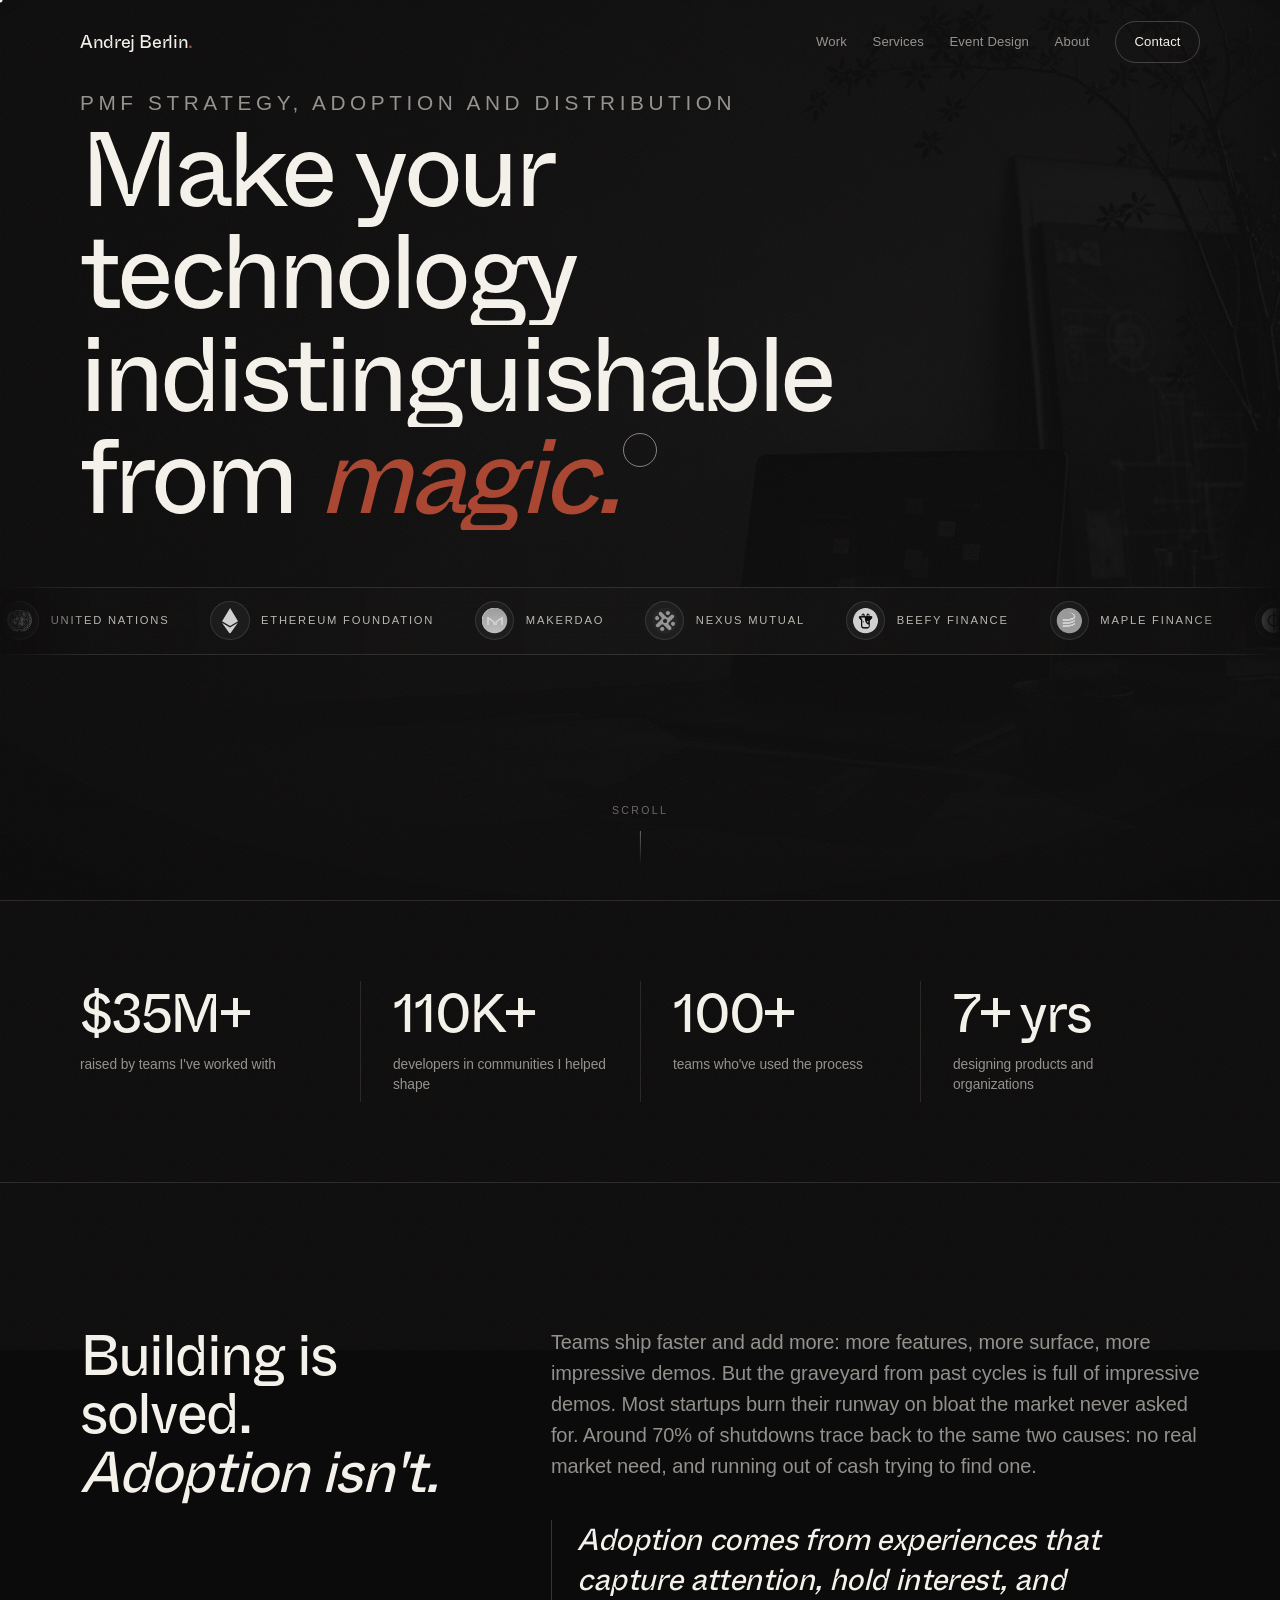
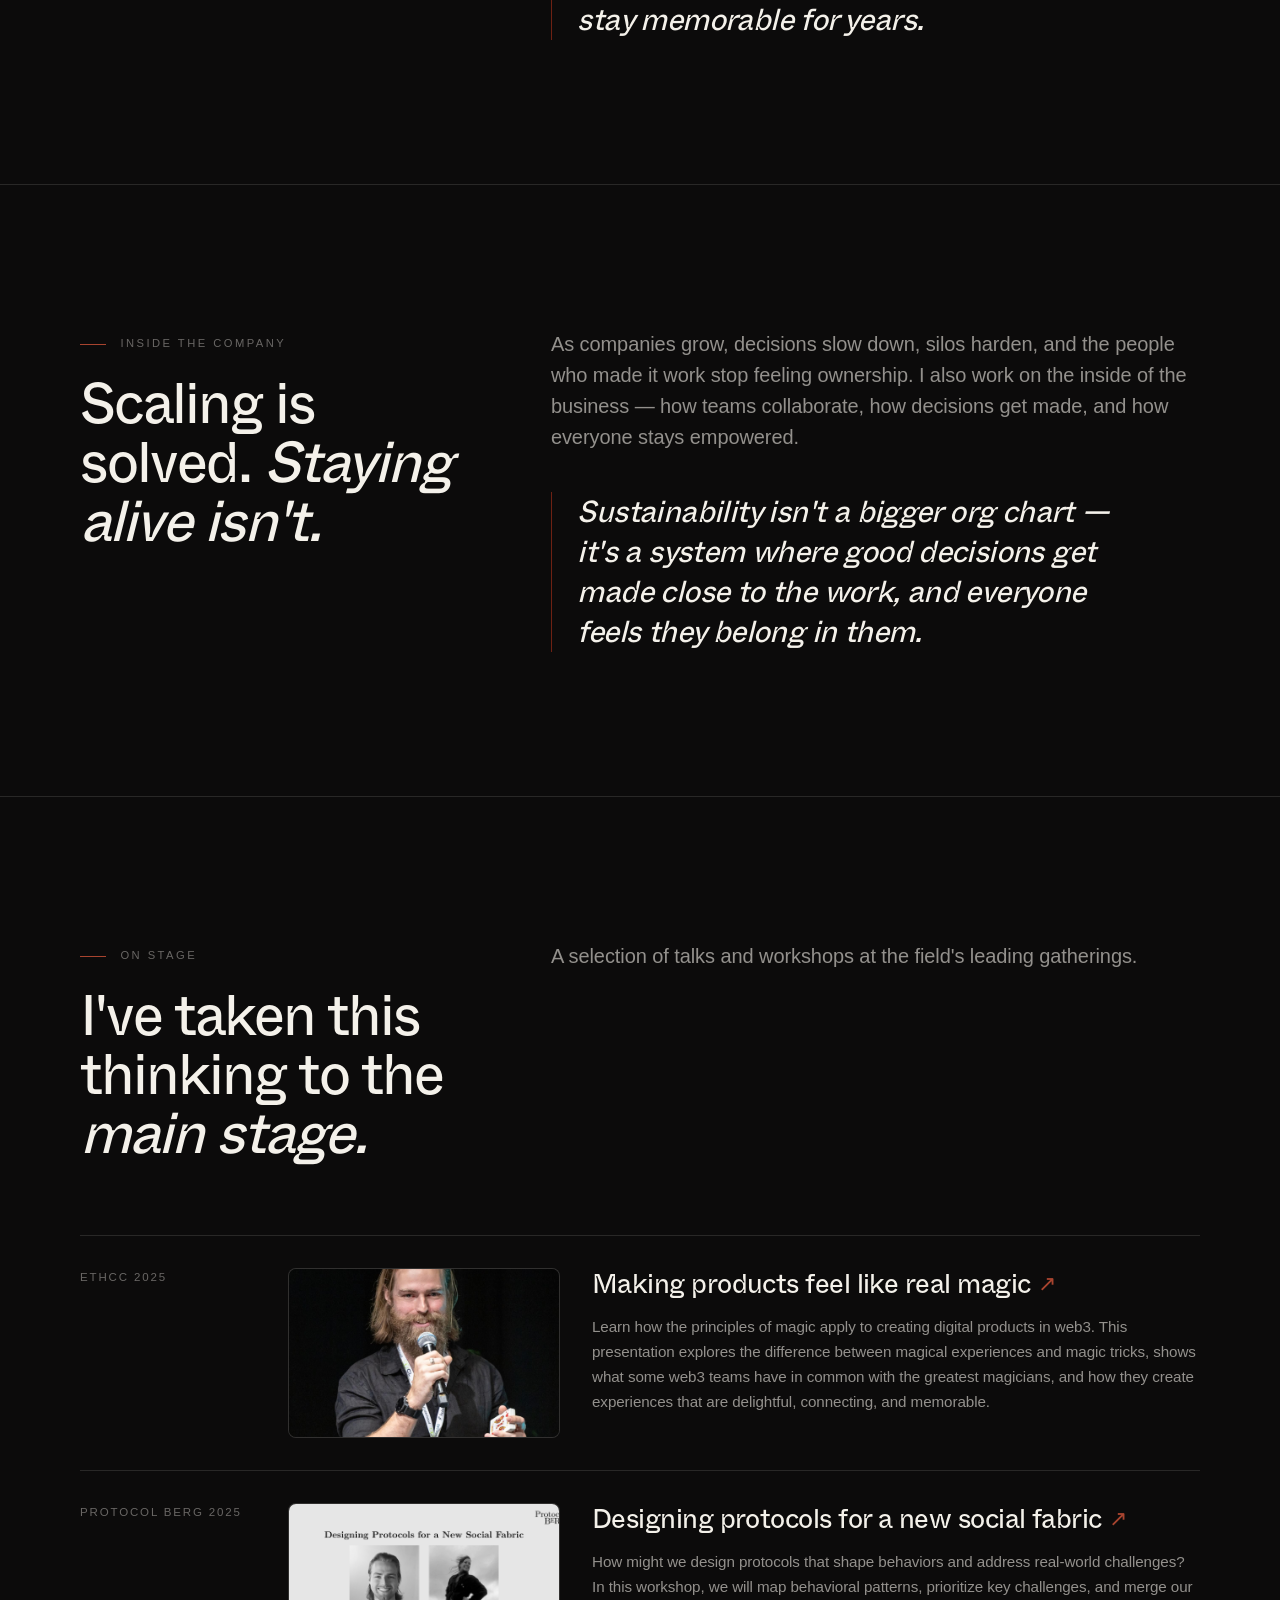
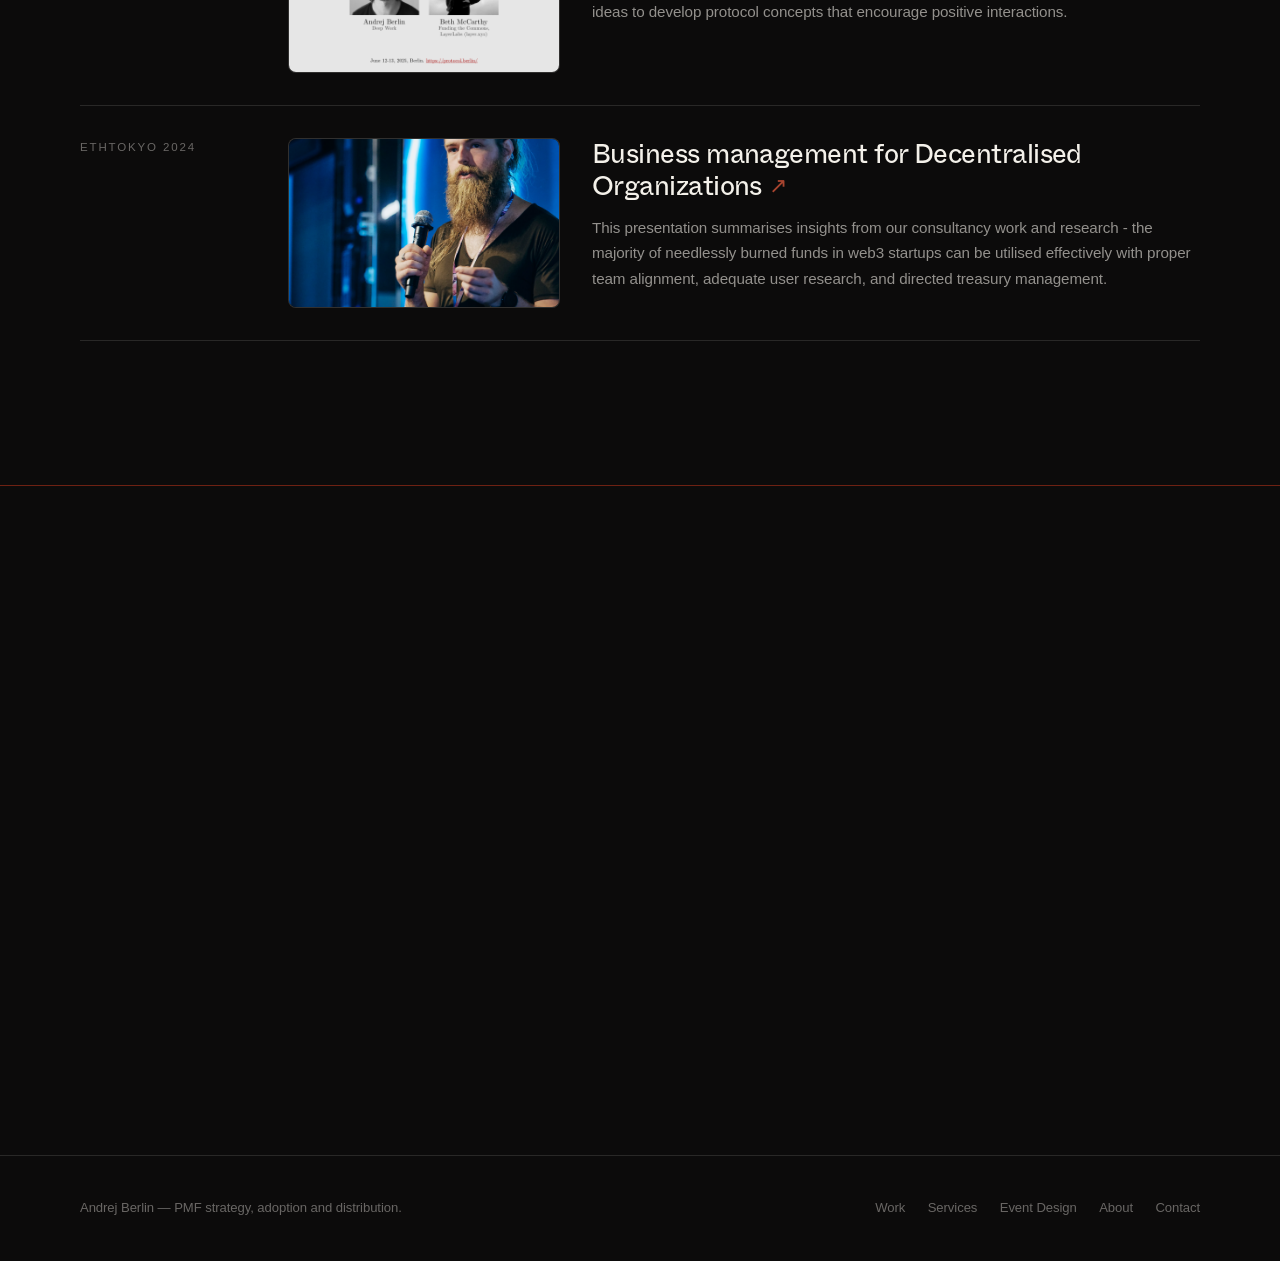
<file: index.html>
<!DOCTYPE html>
<html lang="en">
<head>
  <meta charset="UTF-8">
  <meta name="viewport" content="width=device-width, initial-scale=1.0">
  <meta name="description" content="Andrej Berlin — PMF strategy, adoption and distribution for Web3 and AI teams">
  <title>Andrej Berlin — PMF strategy, adoption and distribution</title>
  <link rel="preload" as="image" href="assets/hero-experience-lab.png">
  <link rel="stylesheet" href="styles.css?v=20260617-operations">
</head>
<body id="top">
  <div class="grain" aria-hidden="true"></div>
  <div class="vignette" aria-hidden="true"></div>
  <div class="cursor-ring" aria-hidden="true"></div>
  <div class="cursor-dot" aria-hidden="true"></div>

  <nav class="site-nav" aria-label="Primary navigation">
    <div class="wrap nav-inner">
      <a class="brand" href="index.html">Andrej Berlin<span>.</span></a>
      <div class="nav-links">
        <a href="work.html">Work</a>
        <a href="services.html">Services</a>
        <a href="event-design.html">Event Design</a>
        <a href="about.html">About</a>
        <a class="nav-cta" href="#contact">Contact</a>
        <button class="nav-toggle" type="button" aria-label="Open menu" aria-expanded="false" aria-controls="mobile-menu">
          <span></span>
          <span></span>
          <span></span>
        </button>
      </div>
      <div class="mobile-menu" id="mobile-menu">
        <a href="work.html">Work</a>
        <a href="services.html">Services</a>
        <a href="event-design.html">Event Design</a>
        <a href="about.html">About</a>
      </div>
    </div>
  </nav>

  <main>
    <header class="hero">
      <div class="hero-bg" aria-hidden="true"></div>
      <div class="wrap">
        <div class="hero-content">
          <p class="eyebrow">PMF strategy, adoption and distribution</p>
          <h1>
            <span class="line"><span>Make your technology</span></span>
            <span class="line"><span>indistinguishable</span></span>
            <span class="line"><span>from <span class="accent-blood">magic.</span></span></span>
          </h1>
          <div class="brand-marquee" aria-label="Selected organizations and products">
        <div class="brand-track">
          <div class="brand-set">
            <div class="brand-item">
              <img src="assets/brand-logos/united-nations.svg" alt="United Nations">
              <span>United Nations</span>
            </div>
            <div class="brand-item">
              <img src="assets/brand-logos/ethereum.svg" alt="Ethereum Foundation">
              <span>Ethereum Foundation</span>
            </div>
            <div class="brand-item">
              <img src="assets/brand-logos/makerdao.webp" alt="MakerDAO">
              <span>MakerDAO</span>
            </div>
            <div class="brand-item">
              <img src="assets/brand-logos/nexus-mutual.png" alt="Nexus Mutual">
              <span>Nexus Mutual</span>
            </div>
            <div class="brand-item">
              <img src="assets/brand-logos/beefy-finance.png" alt="Beefy Finance">
              <span>Beefy Finance</span>
            </div>
            <div class="brand-item">
              <img src="assets/brand-logos/maple-finance.png" alt="Maple Finance">
              <span>Maple Finance</span>
            </div>
            <div class="brand-item">
              <img src="assets/brand-logos/fluence.svg" alt="Fluence">
              <span>Fluence</span>
            </div>
            <div class="brand-item">
              <img src="assets/brand-logos/liquity.webp" alt="Liquity">
              <span>Liquity</span>
            </div>
            <div class="brand-item">
              <img src="assets/brand-logos/obol.jpg" alt="Obol">
              <span>Obol</span>
            </div>
            <div class="brand-item">
              <img src="assets/brand-logos/alphaday.svg" alt="Alphaday">
              <span>Alphaday</span>
            </div>
          </div>
          <div class="brand-set" aria-hidden="true">
            <div class="brand-item">
              <img src="assets/brand-logos/united-nations.svg" alt="">
              <span>United Nations</span>
            </div>
            <div class="brand-item">
              <img src="assets/brand-logos/ethereum.svg" alt="">
              <span>Ethereum Foundation</span>
            </div>
            <div class="brand-item">
              <img src="assets/brand-logos/makerdao.webp" alt="">
              <span>MakerDAO</span>
            </div>
            <div class="brand-item">
              <img src="assets/brand-logos/nexus-mutual.png" alt="">
              <span>Nexus Mutual</span>
            </div>
            <div class="brand-item">
              <img src="assets/brand-logos/beefy-finance.png" alt="">
              <span>Beefy Finance</span>
            </div>
            <div class="brand-item">
              <img src="assets/brand-logos/maple-finance.png" alt="">
              <span>Maple Finance</span>
            </div>
            <div class="brand-item">
              <img src="assets/brand-logos/fluence.svg" alt="">
              <span>Fluence</span>
            </div>
            <div class="brand-item">
              <img src="assets/brand-logos/liquity.webp" alt="">
              <span>Liquity</span>
            </div>
            <div class="brand-item">
              <img src="assets/brand-logos/obol.jpg" alt="">
              <span>Obol</span>
            </div>
            <div class="brand-item">
              <img src="assets/brand-logos/alphaday.svg" alt="">
              <span>Alphaday</span>
            </div>
          </div>
          </div>
        </div>
        </div>
      </div>
      <span class="scroll-cue" aria-hidden="true">Scroll</span>
    </header>

    <section class="metrics hairline" aria-label="Impact metrics">
      <div class="wrap metric-grid">
        <div class="metric reveal">
          <strong data-count="35" data-prefix="$" data-suffix="M+">$35M+</strong>
          <span>raised by teams I've worked with</span>
        </div>
        <div class="metric reveal">
          <strong data-count="110" data-suffix="K+">110K+</strong>
          <span>developers in communities I helped shape</span>
        </div>
        <div class="metric reveal">
          <strong data-count="100" data-suffix="+">100+</strong>
          <span>teams who've used the process</span>
        </div>
        <div class="metric reveal">
          <strong data-count="7" data-suffix="+ yrs">7+ yrs</strong>
          <span>designing products and organizations</span>
        </div>
      </div>
    </section>

    <section class="section hairline" id="approach">
      <div class="wrap">
        <div class="section-grid">
          <div>
            <h2 class="reveal">Building is solved. <span class="accent">Adoption isn't.</span></h2>
          </div>
          <div>
            <p class="lead reveal">Teams ship <span class="swap" data-words="faster,quicker,sooner">faster</span> and add more: more <span class="swap" data-words="features,capabilities,functions">features</span>, more <span class="swap" data-words="surface,scope,footprint">surface</span>, more <span class="swap" data-words="impressive,striking,dazzling">impressive</span> demos. But the graveyard from past cycles is full of impressive demos. Most startups burn their runway on <span class="swap" data-words="bloat,clutter,excess">bloat</span> the market never asked for. Around 70% of shutdowns trace back to the same two causes: no real market need, and running out of cash trying to find one.</p>
            <p class="pull reveal">Adoption comes from experiences that capture attention, hold interest, and stay memorable for years.</p>
          </div>
        </div>
      </div>
    </section>

    <section class="section hairline" id="operations">
      <div class="wrap">
        <div class="section-grid">
          <div>
            <p class="section-kicker">Inside the company</p>
            <h2 class="reveal">Scaling is solved. <span class="accent">Staying alive isn't.</span></h2>
          </div>
          <div>
            <p class="lead reveal">As companies grow, decisions slow down, silos harden, and the people who made it work stop feeling ownership. I also work on the inside of the business — how teams collaborate, how decisions get made, and how everyone stays empowered.</p>
            <p class="pull reveal">Sustainability isn't a bigger org chart — it's a system where good decisions get made close to the work, and everyone feels they belong in them.</p>
          </div>
        </div>
      </div>
    </section>

    <section class="section hairline" aria-labelledby="talks-title">
      <div class="wrap">
        <div class="section-grid">
          <div>
            <p class="section-kicker">On stage</p>
            <h2 id="talks-title" class="reveal">I've taken this thinking to the <span class="accent">main stage.</span></h2>
          </div>
          <p class="lead reveal">A selection of talks and workshops at the field's leading gatherings.</p>
        </div>

        <div class="talk-list">
          <article class="talk reveal">
            <time>EthCC 2025</time>
            <a class="talk-media" href="https://www.youtube.com/watch?v=Gu99YvRV0II" target="_blank" rel="noopener" aria-label="Watch Making products feel like real magic">
              <img src="assets/talk-ethcc-2025.jpg" alt="Andrej presenting Making products feel like real magic at EthCC 2025">
            </a>
            <div>
              <h3><a href="https://www.youtube.com/watch?v=Gu99YvRV0II" target="_blank" rel="noopener">Making products feel like real magic</a></h3>
              <p>Learn how the principles of magic apply to creating digital products in web3. This presentation explores the difference between magical experiences and magic tricks, shows what some web3 teams have in common with the greatest magicians, and how they create experiences that are delightful, connecting, and memorable.</p>
            </div>
          </article>
          <article class="talk reveal">
            <time>Protocol Berg 2025</time>
            <a class="talk-media" href="https://watch.protocol.berlin/65a90bf47932ebe436ba9351/watch?session=68553c8c90bd41297b51b192" target="_blank" rel="noopener" aria-label="Watch Designing protocols for a new social fabric">
              <img src="assets/talk-protocol-berg-2025.png" alt="Designing protocols for a new social fabric talk thumbnail from Protocol Berg 2025">
            </a>
            <div>
              <h3><a href="https://watch.protocol.berlin/65a90bf47932ebe436ba9351/watch?session=68553c8c90bd41297b51b192" target="_blank" rel="noopener">Designing protocols for a new social fabric</a></h3>
              <p>How might we design protocols that shape behaviors and address real-world challenges? In this workshop, we will map behavioral patterns, prioritize key challenges, and merge our ideas to develop protocol concepts that encourage positive interactions.</p>
            </div>
          </article>
          <article class="talk reveal">
            <time>EthTokyo 2024</time>
            <a class="talk-media" href="https://www.youtube.com/watch?v=x1wWQ54p4y8&amp;t=14s" target="_blank" rel="noopener" aria-label="Watch Business management for Decentralised Organizations">
              <img src="assets/talk-ethtokyo-2024.png" alt="Business management for Decentralised Organizations talk image from EthTokyo 2024">
            </a>
            <div>
              <h3><a href="https://www.youtube.com/watch?v=x1wWQ54p4y8&amp;t=14s" target="_blank" rel="noopener">Business management for Decentralised Organizations</a></h3>
              <p>This presentation summarises insights from our consultancy work and research - the majority of needlessly burned funds in web3 startups can be utilised effectively with proper team alignment, adequate user research, and directed treasury management.</p>
            </div>
          </article>
        </div>
      </div>
    </section>

    <section class="section final hairline-blood" id="contact">
      <div class="wrap">
        <h2 class="reveal">Let's <span class="accent-blood">talk.</span></h2>
        <p class="reveal">Whether you're a funded team turning strong technology into adoption, or an established business that wants to stay sustainable as it scales — I'd love to hear from you.</p>
        <a class="button reveal" href="https://t.me/andrejberlin" target="_blank" rel="noopener">Start a conversation</a>
      </div>
    </section>
  </main>

  <footer class="site-footer">
    <div class="wrap footer-inner">
      <span>Andrej Berlin — PMF strategy, adoption and distribution.</span>
      <nav class="footer-links" aria-label="Footer">
        <a href="work.html">Work</a>
        <a href="services.html">Services</a>
        <a href="event-design.html">Event Design</a>
        <a href="about.html">About</a>
        <a href="#contact">Contact</a>
      </nav>
    </div>
  </footer>

  <script src="script.js?v=20260611-layout"></script>
</body>
</html>
</file>
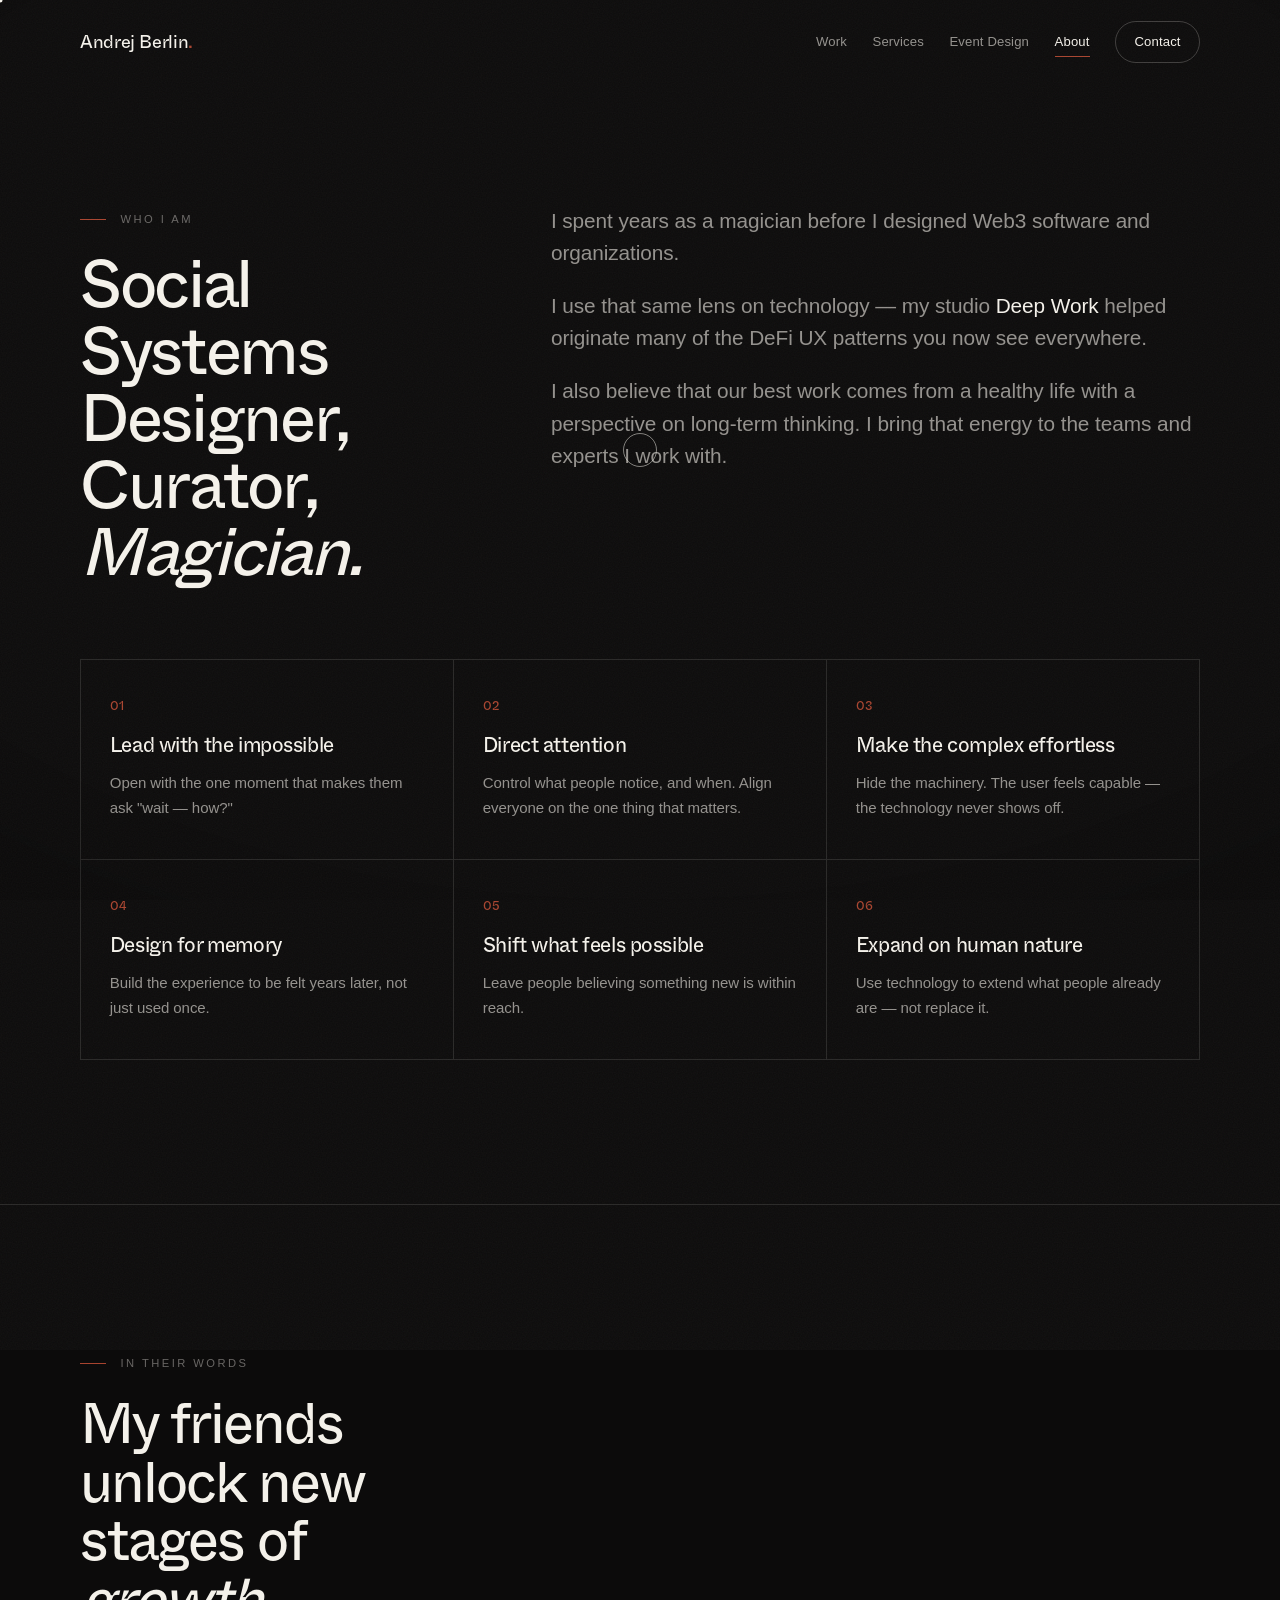
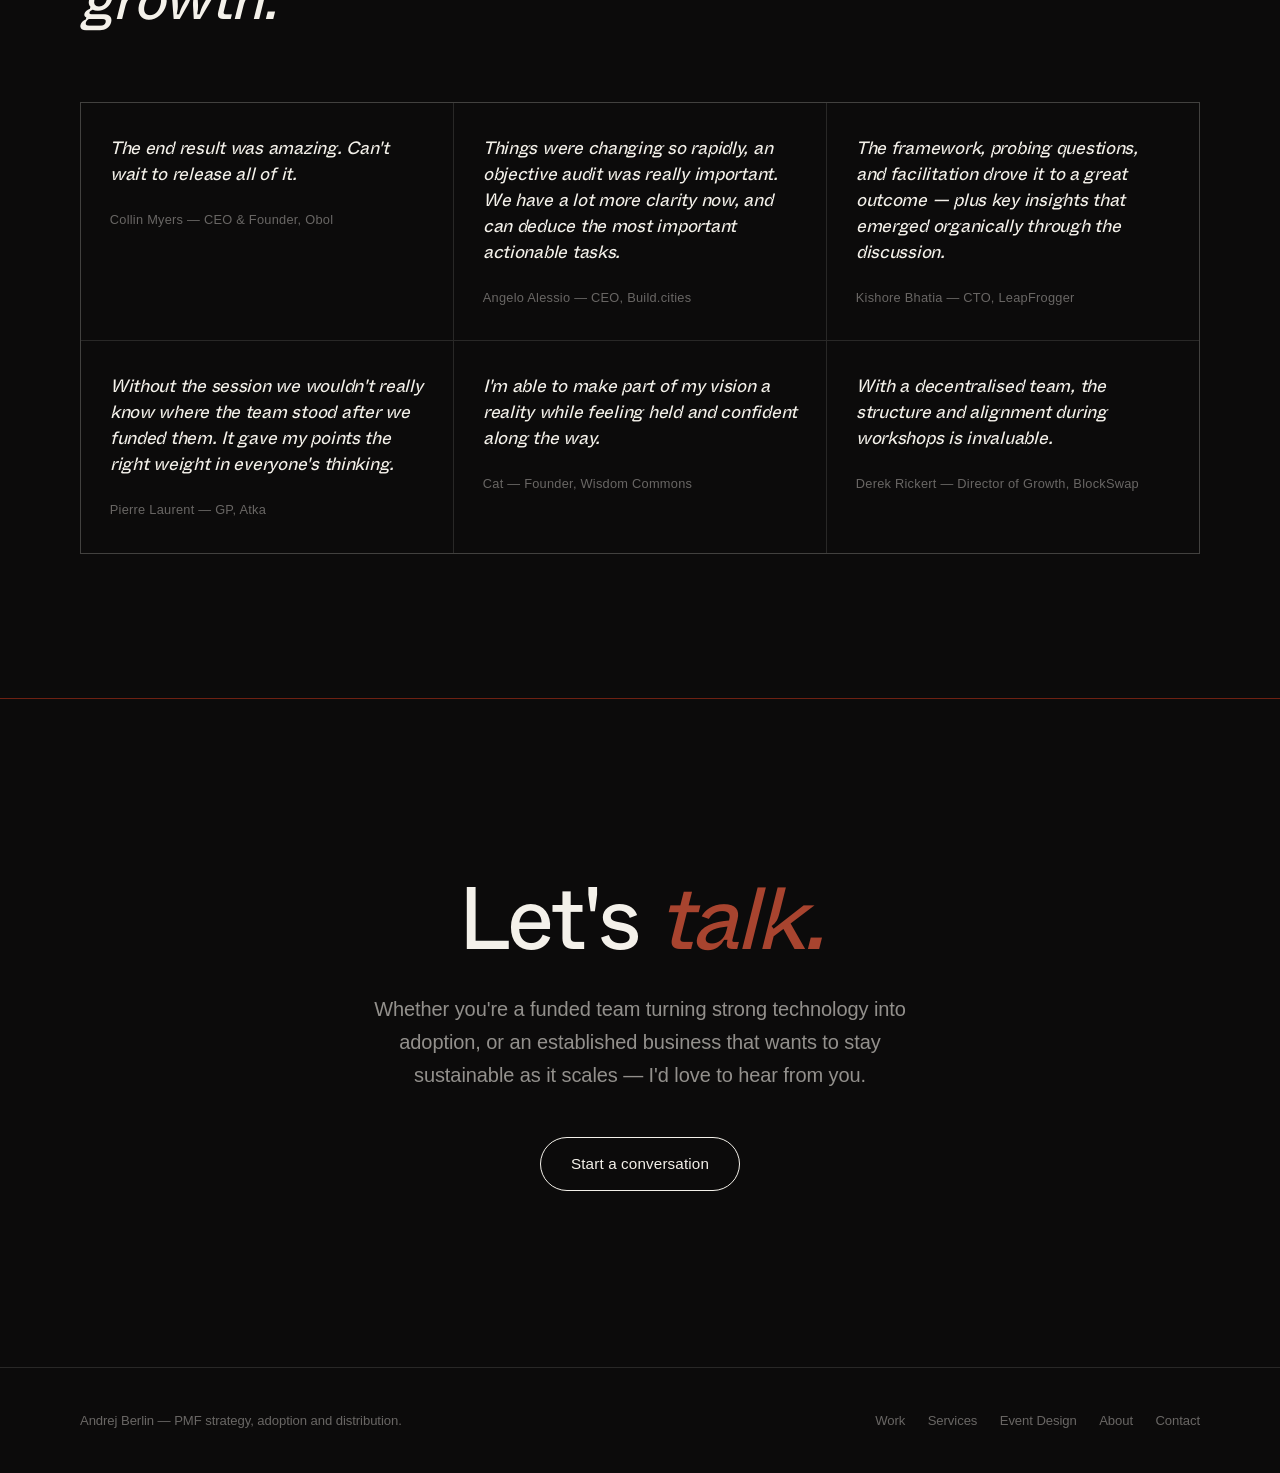
<file: about.html>
<!DOCTYPE html>
<html lang="en">
<head>
  <meta charset="UTF-8">
  <meta name="viewport" content="width=device-width, initial-scale=1.0">
  <meta name="description" content="About Andrej Berlin — social systems strategist and experience designer, and the principles behind the work.">
  <title>About — Andrej Berlin</title>
  <link rel="stylesheet" href="styles.css?v=20260617-operations">
</head>
<body>
  <div class="grain" aria-hidden="true"></div>
  <div class="vignette" aria-hidden="true"></div>
  <div class="cursor-ring" aria-hidden="true"></div>
  <div class="cursor-dot" aria-hidden="true"></div>

  <nav class="site-nav" aria-label="Primary navigation">
    <div class="wrap nav-inner">
      <a class="brand" href="index.html">Andrej Berlin<span>.</span></a>
      <div class="nav-links">
        <a href="work.html">Work</a>
        <a href="services.html">Services</a>
        <a href="event-design.html">Event Design</a>
        <a href="about.html" aria-current="page">About</a>
        <a class="nav-cta" href="index.html#contact">Contact</a>
        <button class="nav-toggle" type="button" aria-label="Open menu" aria-expanded="false" aria-controls="mobile-menu">
          <span></span>
          <span></span>
          <span></span>
        </button>
      </div>
      <div class="mobile-menu" id="mobile-menu">
        <a href="work.html">Work</a>
        <a href="services.html">Services</a>
        <a href="event-design.html">Event Design</a>
        <a href="about.html" aria-current="page">About</a>
      </div>
    </div>
  </nav>

  <main>
    <section class="section page-top">
      <div class="wrap">
        <div class="section-grid">
          <div>
            <p class="section-kicker">Who I am</p>
            <h1 class="page-title reveal">Social Systems Designer, Curator, <span class="accent">Magician.</span></h1>
          </div>
          <div class="about-copy">
            <p class="reveal">I spent years as a magician before I designed Web3 software and organizations.</p>
            <p class="reveal">I use that same lens on technology — my studio <b>Deep Work</b> helped originate many of the DeFi UX patterns you now see everywhere.</p>
            <p class="reveal">I also believe that our best work comes from a healthy life with a perspective on long-term thinking. I bring that energy to the teams and experts I work with.</p>
          </div>
        </div>

        <div class="principles stagger" aria-label="Experience design principles">
          <article class="principle reveal">
            <span class="item-number">01</span>
            <h3>Lead with the impossible</h3>
            <p>Open with the one moment that makes them ask "wait — how?"</p>
          </article>
          <article class="principle reveal">
            <span class="item-number">02</span>
            <h3>Direct attention</h3>
            <p>Control what people notice, and when. Align everyone on the one thing that matters.</p>
          </article>
          <article class="principle reveal">
            <span class="item-number">03</span>
            <h3>Make the complex effortless</h3>
            <p>Hide the machinery. The user feels capable — the technology never shows off.</p>
          </article>
          <article class="principle reveal">
            <span class="item-number">04</span>
            <h3>Design for memory</h3>
            <p>Build the experience to be felt years later, not just used once.</p>
          </article>
          <article class="principle reveal">
            <span class="item-number">05</span>
            <h3>Shift what feels possible</h3>
            <p>Leave people believing something new is within reach.</p>
          </article>
          <article class="principle reveal">
            <span class="item-number">06</span>
            <h3>Expand on human nature</h3>
            <p>Use technology to extend what people already are — not replace it.</p>
          </article>
        </div>
      </div>
    </section>

    <section class="section hairline" aria-labelledby="testimonials-title">
      <div class="wrap">
        <div class="section-grid">
          <div>
            <p class="section-kicker">In their words</p>
            <h2 id="testimonials-title" class="reveal">My friends unlock new stages of <span class="accent">growth.</span></h2>
          </div>
        </div>

        <div class="quote-grid stagger">
          <blockquote class="quote reveal">
            <p>The end result was amazing. Can't wait to release all of it.</p>
            <cite>Collin Myers — CEO &amp; Founder, Obol</cite>
          </blockquote>
          <blockquote class="quote reveal">
            <p>Things were changing so rapidly, an objective audit was really important. We have a lot more clarity now, and can deduce the most important actionable tasks.</p>
            <cite>Angelo Alessio — CEO, Build.cities</cite>
          </blockquote>
          <blockquote class="quote reveal">
            <p>The framework, probing questions, and facilitation drove it to a great outcome — plus key insights that emerged organically through the discussion.</p>
            <cite>Kishore Bhatia — CTO, LeapFrogger</cite>
          </blockquote>
          <blockquote class="quote reveal">
            <p>Without the session we wouldn't really know where the team stood after we funded them. It gave my points the right weight in everyone's thinking.</p>
            <cite>Pierre Laurent — GP, Atka</cite>
          </blockquote>
          <blockquote class="quote reveal">
            <p>I'm able to make part of my vision a reality while feeling held and confident along the way.</p>
            <cite>Cat — Founder, Wisdom Commons</cite>
          </blockquote>
          <blockquote class="quote reveal">
            <p>With a decentralised team, the structure and alignment during workshops is invaluable.</p>
            <cite>Derek Rickert — Director of Growth, BlockSwap</cite>
          </blockquote>
        </div>
      </div>
    </section>

    <section class="section final hairline-blood">
      <div class="wrap">
        <h2 class="reveal">Let's <span class="accent-blood">talk.</span></h2>
        <p class="reveal">Whether you're a funded team turning strong technology into adoption, or an established business that wants to stay sustainable as it scales — I'd love to hear from you.</p>
        <a class="button reveal" href="https://t.me/andrejberlin" target="_blank" rel="noopener">Start a conversation</a>
      </div>
    </section>
  </main>

  <footer class="site-footer">
    <div class="wrap footer-inner">
      <span>Andrej Berlin — PMF strategy, adoption and distribution.</span>
      <nav class="footer-links" aria-label="Footer">
        <a href="work.html">Work</a>
        <a href="services.html">Services</a>
        <a href="event-design.html">Event Design</a>
        <a href="about.html">About</a>
        <a href="index.html#contact">Contact</a>
      </nav>
    </div>
  </footer>

  <script src="script.js?v=20260611-layout"></script>
</body>
</html>
</file>
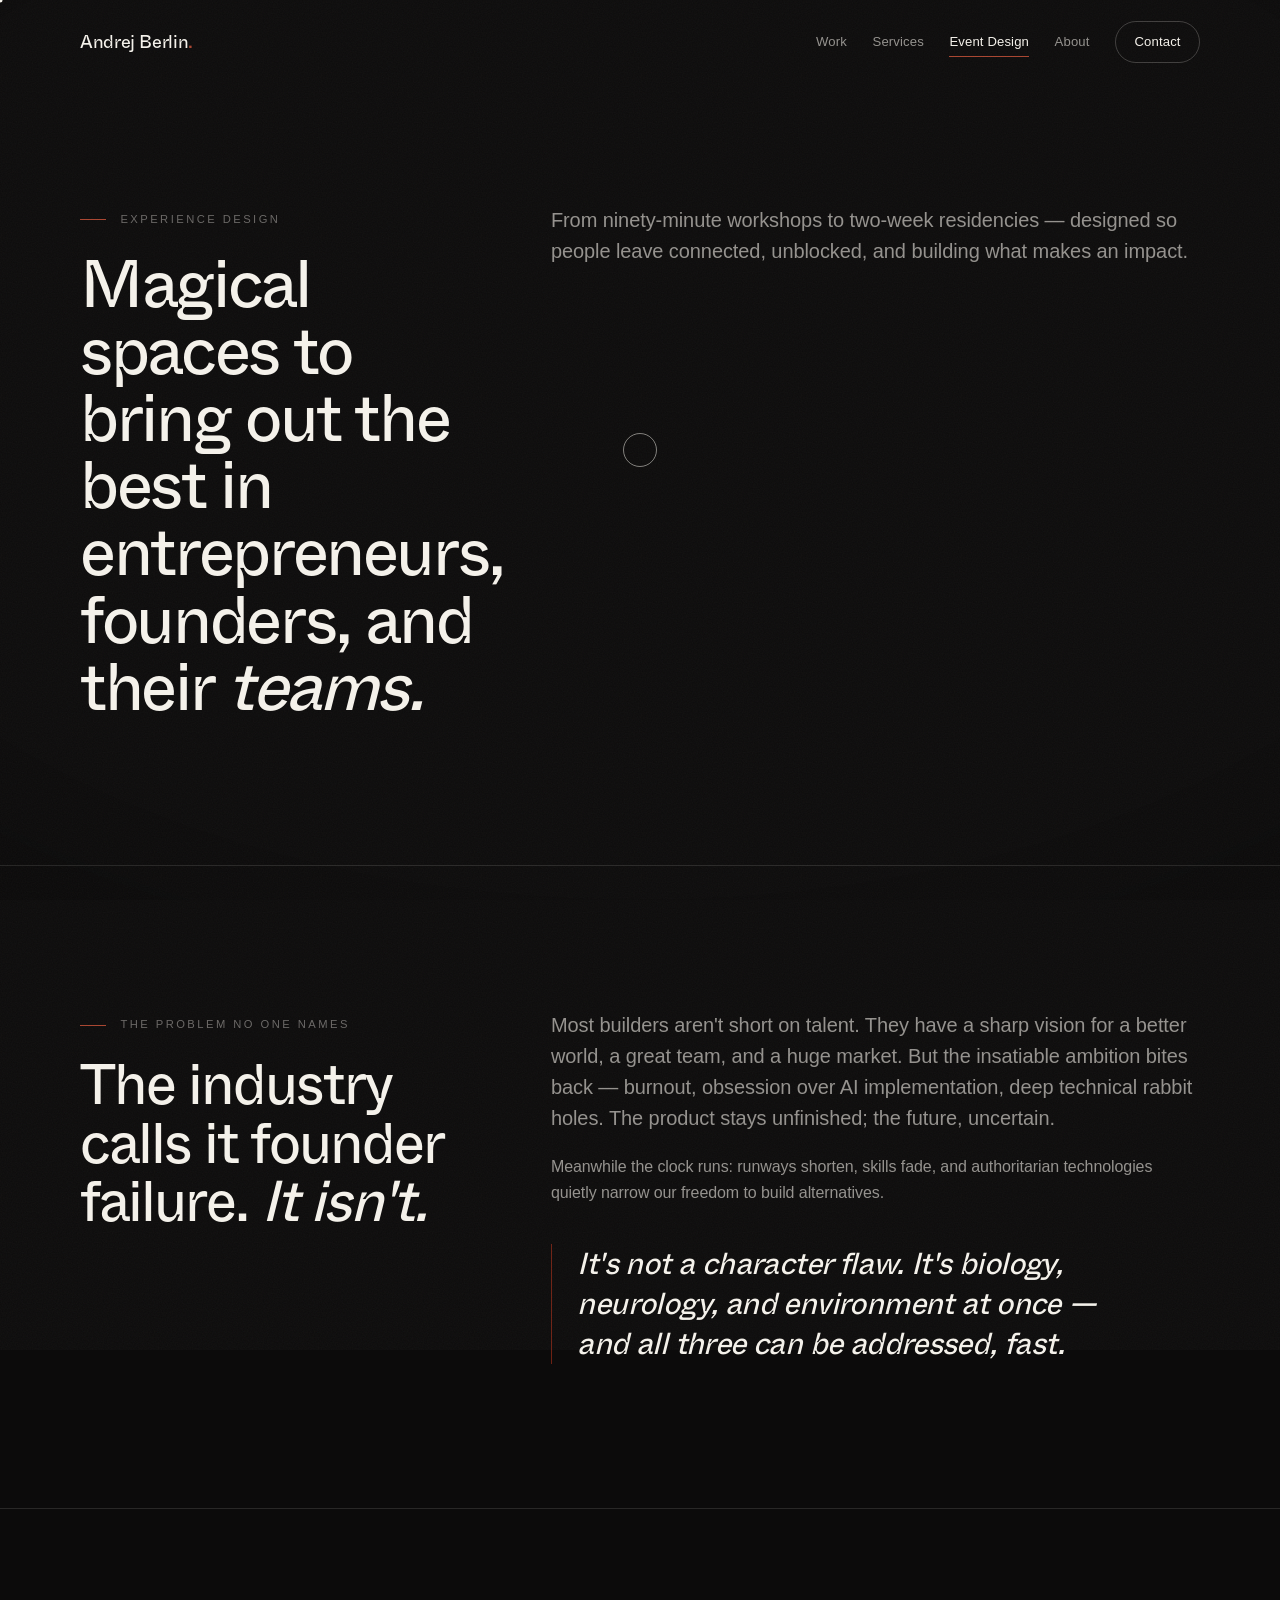
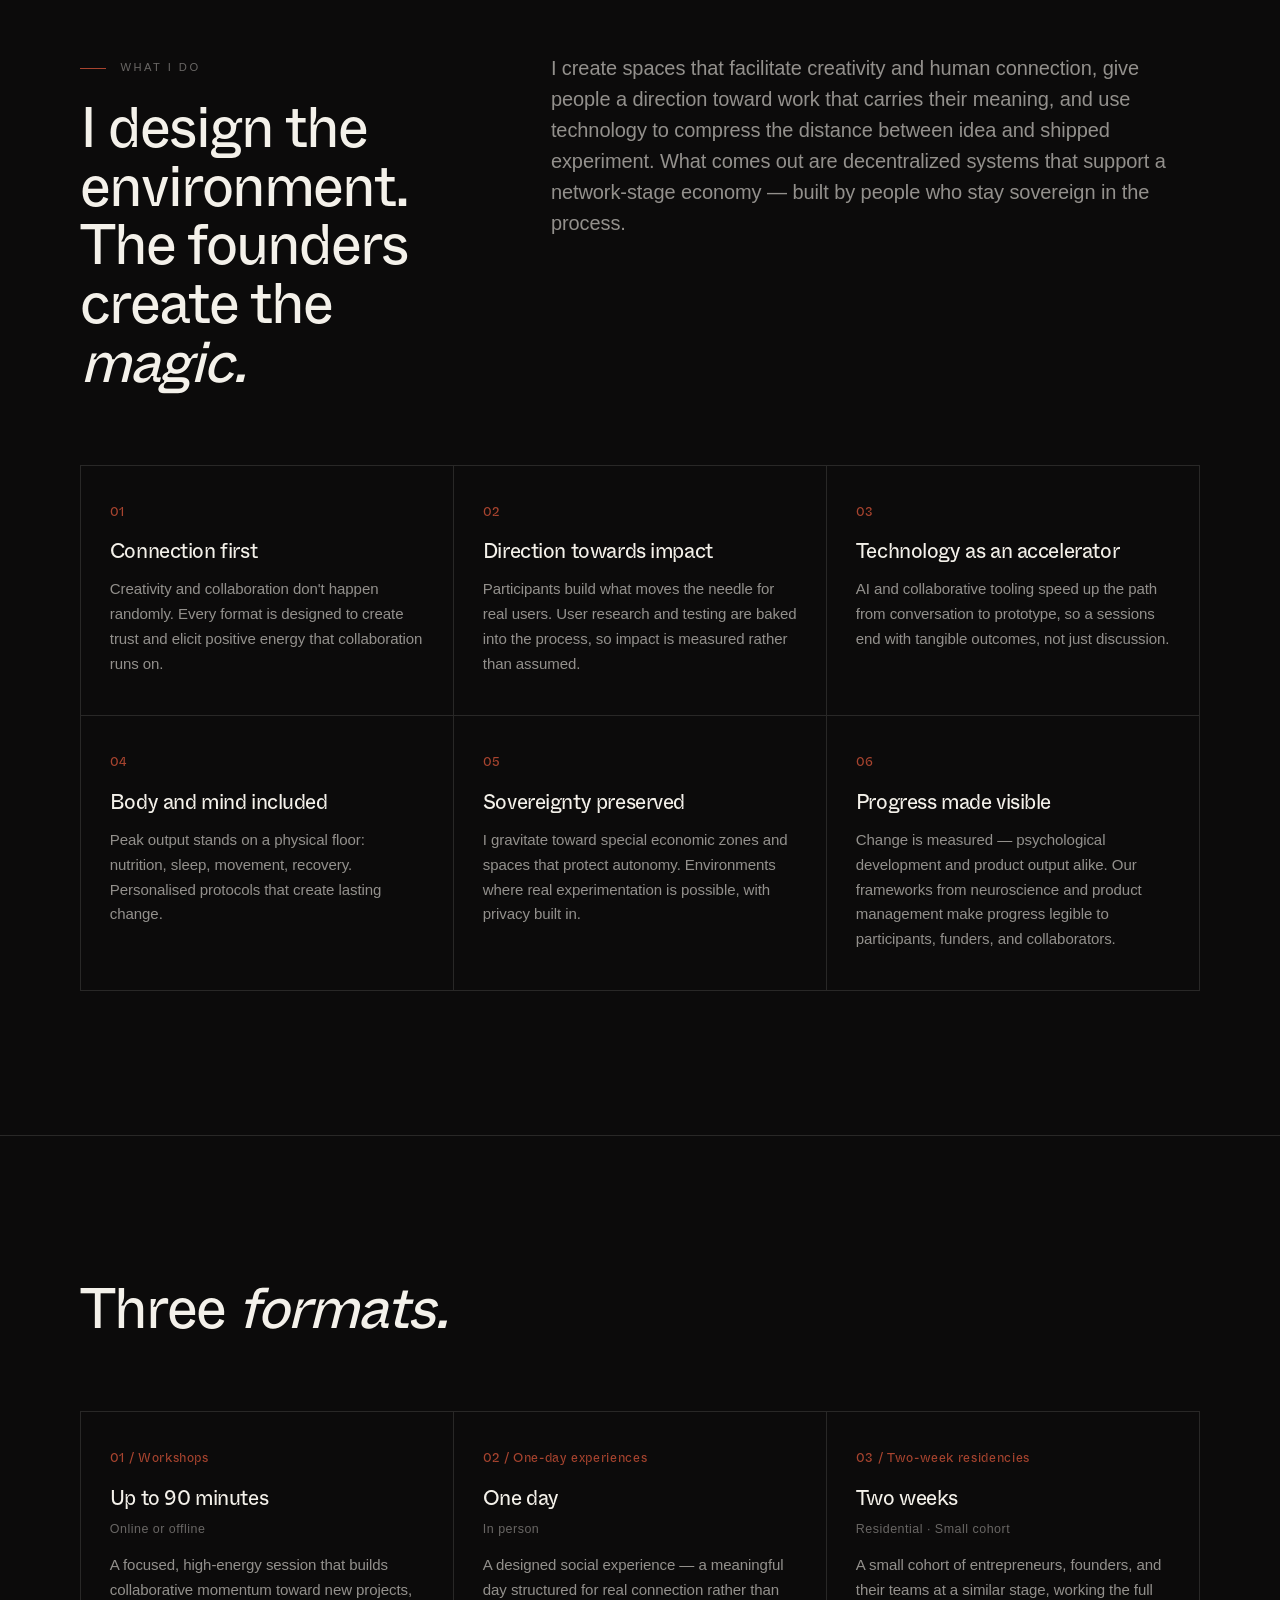
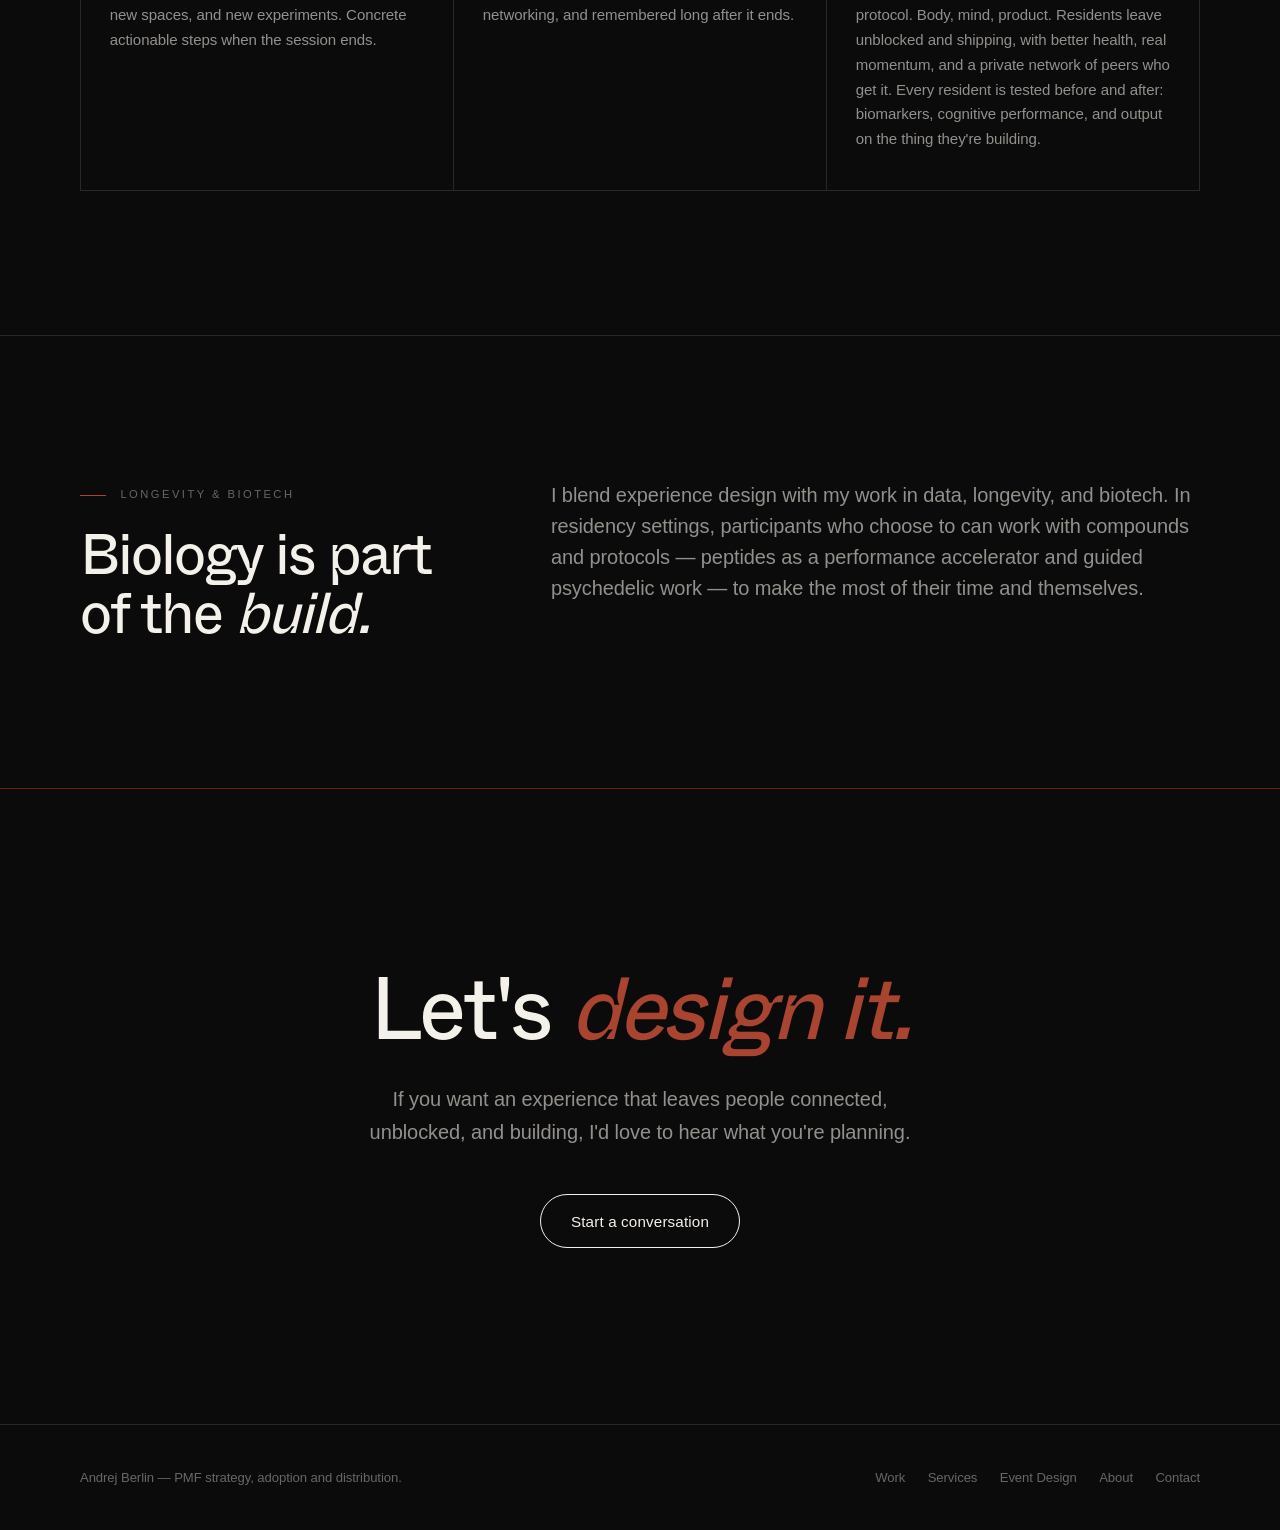
<file: event-design.html>
<!DOCTYPE html>
<html lang="en">
<head>
  <meta charset="UTF-8">
  <meta name="viewport" content="width=device-width, initial-scale=1.0">
  <meta name="description" content="Event design by Andrej Berlin — magical spaces, workshops, one-day experiences, and residencies that help founders and entrepreneurs connect, unblock, and build.">
  <title>Event Design — Andrej Berlin</title>
  <link rel="stylesheet" href="styles.css?v=20260714-event-design">
</head>
<body>
  <div class="grain" aria-hidden="true"></div>
  <div class="vignette" aria-hidden="true"></div>
  <div class="cursor-ring" aria-hidden="true"></div>
  <div class="cursor-dot" aria-hidden="true"></div>

  <nav class="site-nav" aria-label="Primary navigation">
    <div class="wrap nav-inner">
      <a class="brand" href="index.html">Andrej Berlin<span>.</span></a>
      <div class="nav-links">
        <a href="work.html">Work</a>
        <a href="services.html">Services</a>
        <a href="event-design.html" aria-current="page">Event Design</a>
        <a href="about.html">About</a>
        <a class="nav-cta" href="index.html#contact">Contact</a>
        <button class="nav-toggle" type="button" aria-label="Open menu" aria-expanded="false" aria-controls="mobile-menu">
          <span></span>
          <span></span>
          <span></span>
        </button>
      </div>
      <div class="mobile-menu" id="mobile-menu">
        <a href="work.html">Work</a>
        <a href="services.html">Services</a>
        <a href="event-design.html" aria-current="page">Event Design</a>
        <a href="about.html">About</a>
      </div>
    </div>
  </nav>

  <main>
    <section class="section page-top">
      <div class="wrap">
        <div class="section-grid">
          <div>
            <p class="section-kicker">Experience design</p>
            <h1 class="page-title reveal">Magical spaces to bring out the best in entrepreneurs, founders, and their <span class="accent">teams.</span></h1>
          </div>
          <p class="lead reveal">From ninety-minute workshops to two-week residencies — designed so people leave connected, unblocked, and building what makes an impact.</p>
        </div>
      </div>
    </section>

    <section class="section hairline">
      <div class="wrap">
        <div class="section-grid">
          <div>
            <p class="section-kicker">The problem no one names</p>
            <h2 class="reveal">The industry calls it founder failure. <span class="accent">It isn't.</span></h2>
          </div>
          <div class="event-copy">
            <p class="lead reveal">Most builders aren't short on talent. They have a sharp vision for a better world, a great team, and a huge market. But the insatiable ambition bites back — burnout, obsession over AI implementation, deep technical rabbit holes. The product stays unfinished; the future, uncertain.</p>
            <p class="reveal">Meanwhile the clock runs: runways shorten, skills fade, and authoritarian technologies quietly narrow our freedom to build alternatives.</p>
            <p class="pull reveal">It's not a character flaw. It's biology, neurology, and environment at once — and all three can be addressed, fast.</p>
          </div>
        </div>
      </div>
    </section>

    <section class="section hairline">
      <div class="wrap">
        <div class="section-grid">
          <div>
            <p class="section-kicker">What I do</p>
            <h2 class="reveal">I design the environment. The founders create the <span class="accent">magic.</span></h2>
          </div>
          <p class="lead reveal">I create spaces that facilitate creativity and human connection, give people a direction toward work that carries their meaning, and use technology to compress the distance between idea and shipped experiment. What comes out are decentralized systems that support a network-stage economy — built by people who stay sovereign in the process.</p>
        </div>

        <div class="event-card-grid stagger">
          <article class="event-card reveal">
            <span class="item-number">01</span>
            <h3>Connection first</h3>
            <p>Creativity and collaboration don't happen randomly. Every format is designed to create trust and elicit positive energy that collaboration runs on.</p>
          </article>
          <article class="event-card reveal">
            <span class="item-number">02</span>
            <h3>Direction towards impact</h3>
            <p>Participants build what moves the needle for real users. User research and testing are baked into the process, so impact is measured rather than assumed.</p>
          </article>
          <article class="event-card reveal">
            <span class="item-number">03</span>
            <h3>Technology as an accelerator</h3>
            <p>AI and collaborative tooling speed up the path from conversation to prototype, so a sessions end with tangible outcomes, not just discussion.</p>
          </article>
          <article class="event-card reveal">
            <span class="item-number">04</span>
            <h3>Body and mind included</h3>
            <p>Peak output stands on a physical floor: nutrition, sleep, movement, recovery. Personalised protocols that create lasting change.</p>
          </article>
          <article class="event-card reveal">
            <span class="item-number">05</span>
            <h3>Sovereignty preserved</h3>
            <p>I gravitate toward special economic zones and spaces that protect autonomy. Environments where real experimentation is possible, with privacy built in.</p>
          </article>
          <article class="event-card reveal">
            <span class="item-number">06</span>
            <h3>Progress made visible</h3>
            <p>Change is measured — psychological development and product output alike. Our frameworks from neuroscience and product management make progress legible to participants, funders, and collaborators.</p>
          </article>
        </div>
      </div>
    </section>

    <section class="section hairline">
      <div class="wrap">
        <div class="section-grid">
          <div>
            <h2 class="reveal">Three <span class="accent">formats.</span></h2>
          </div>
        </div>

        <div class="event-card-grid event-format-grid stagger">
          <article class="event-card reveal">
            <span class="item-number">01 / Workshops</span>
            <h3>Up to 90 minutes</h3>
            <em>Online or offline</em>
            <p>A focused, high-energy session that builds collaborative momentum toward new projects, new spaces, and new experiments. Concrete actionable steps when the session ends.</p>
          </article>
          <article class="event-card reveal">
            <span class="item-number">02 / One-day experiences</span>
            <h3>One day</h3>
            <em>In person</em>
            <p>A designed social experience — a meaningful day structured for real connection rather than networking, and remembered long after it ends.</p>
          </article>
          <article class="event-card reveal">
            <span class="item-number">03 / Two-week residencies</span>
            <h3>Two weeks</h3>
            <em>Residential · Small cohort</em>
            <p>A small cohort of entrepreneurs, founders, and their teams at a similar stage, working the full protocol. Body, mind, product. Residents leave unblocked and shipping, with better health, real momentum, and a private network of peers who get it. Every resident is tested before and after: biomarkers, cognitive performance, and output on the thing they're building.</p>
          </article>
        </div>
      </div>
    </section>

    <section class="section hairline">
      <div class="wrap">
        <div class="section-grid">
          <div>
            <p class="section-kicker">Longevity &amp; biotech</p>
            <h2 class="reveal">Biology is part of the <span class="accent">build.</span></h2>
          </div>
          <div class="event-copy">
            <p class="lead reveal">I blend experience design with my work in data, longevity, and biotech. In residency settings, participants who choose to can work with compounds and protocols — peptides as a performance accelerator and guided psychedelic work — to make the most of their time and themselves.</p>
          </div>
        </div>
      </div>
    </section>

    <section class="section final hairline-blood">
      <div class="wrap">
        <h2 class="reveal">Let's <span class="accent-blood">design it.</span></h2>
        <p class="reveal">If you want an experience that leaves people connected, unblocked, and building, I'd love to hear what you're planning.</p>
        <a class="button reveal" href="https://t.me/andrejberlin" target="_blank" rel="noopener">Start a conversation</a>
      </div>
    </section>
  </main>

  <footer class="site-footer">
    <div class="wrap footer-inner">
      <span>Andrej Berlin — PMF strategy, adoption and distribution.</span>
      <nav class="footer-links" aria-label="Footer">
        <a href="work.html">Work</a>
        <a href="services.html">Services</a>
        <a href="event-design.html" aria-current="page">Event Design</a>
        <a href="about.html">About</a>
        <a href="index.html#contact">Contact</a>
      </nav>
    </div>
  </footer>

  <script src="script.js?v=20260611-layout"></script>
</body>
</html>
</file>
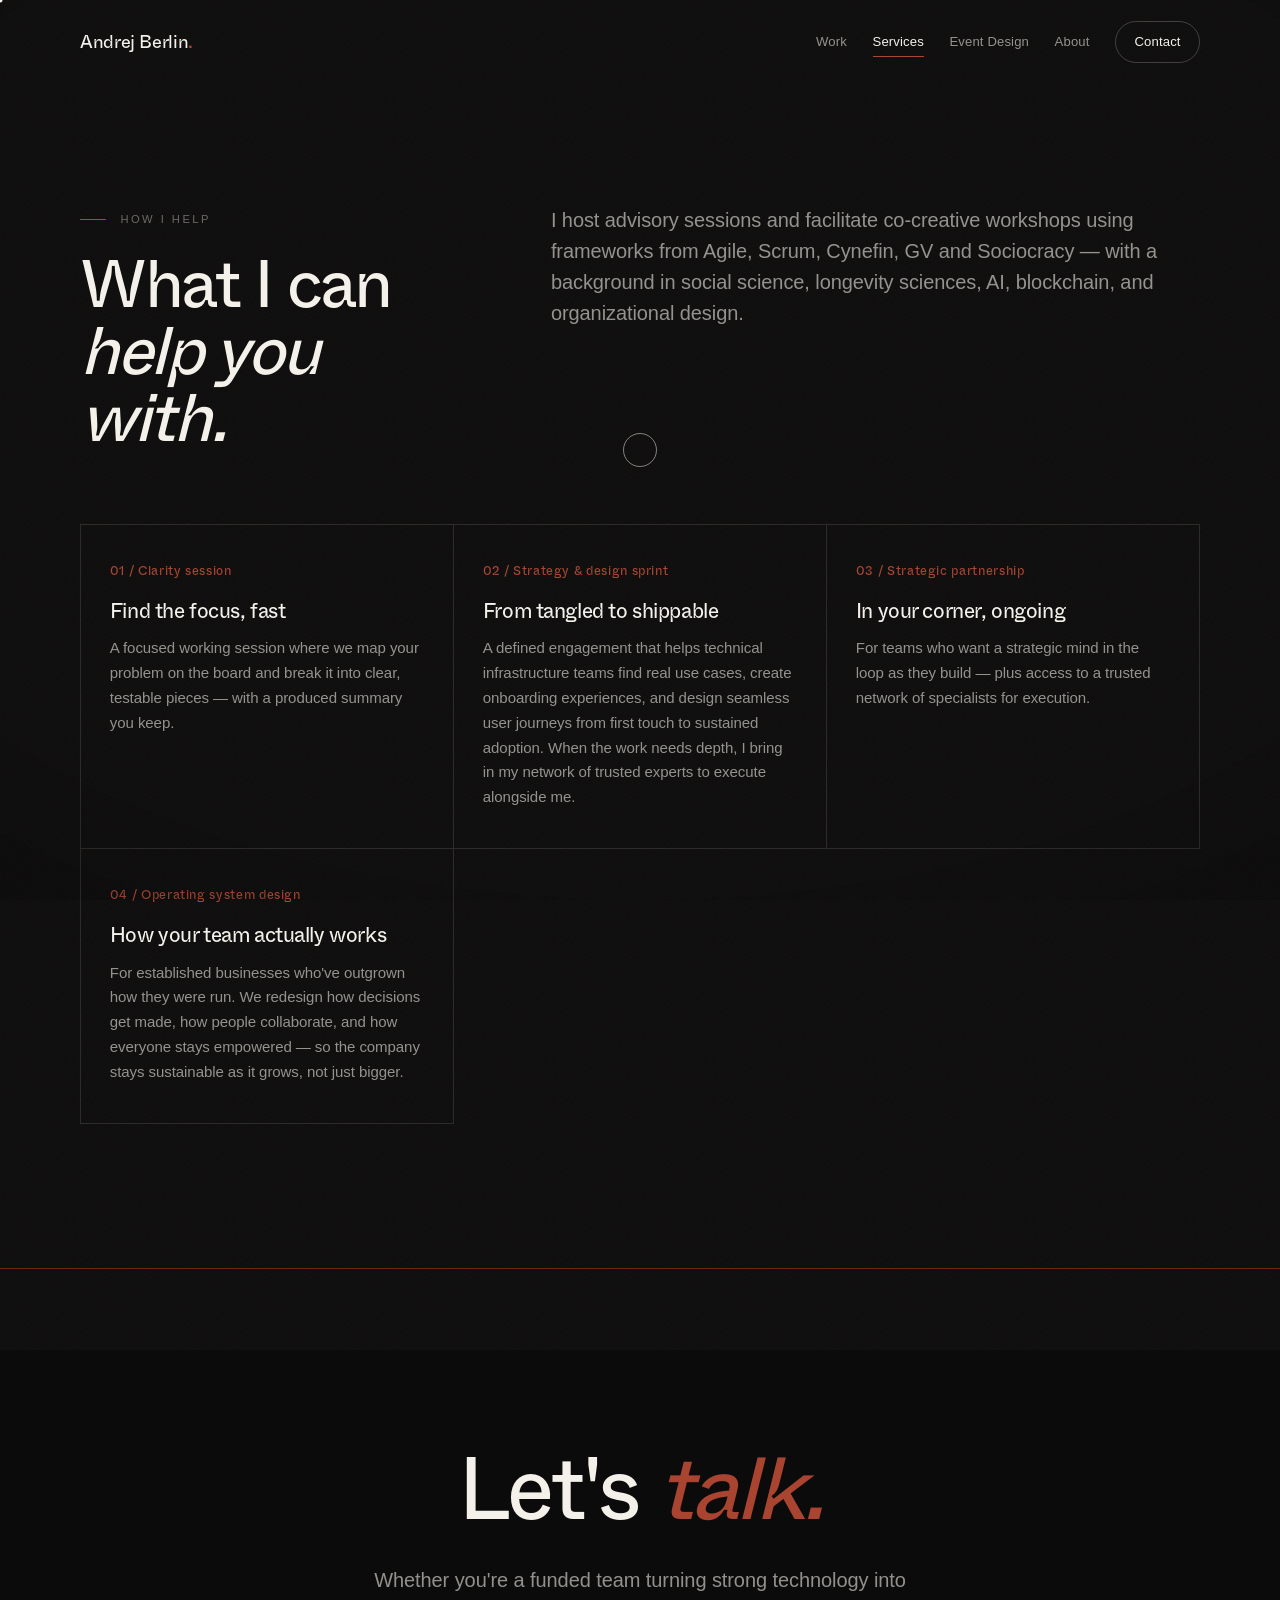
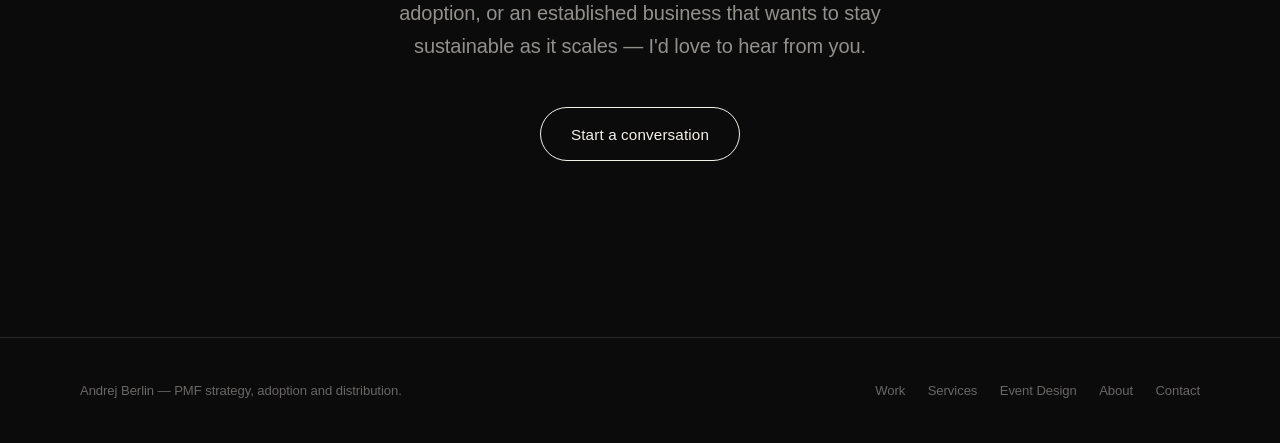
<file: services.html>
<!DOCTYPE html>
<html lang="en">
<head>
  <meta charset="UTF-8">
  <meta name="viewport" content="width=device-width, initial-scale=1.0">
  <meta name="description" content="How Andrej Berlin helps — advisory sessions and co-creative workshops for PMF strategy, adoption and distribution.">
  <title>Services — Andrej Berlin</title>
  <link rel="stylesheet" href="styles.css?v=20260617-operations">
</head>
<body>
  <div class="grain" aria-hidden="true"></div>
  <div class="vignette" aria-hidden="true"></div>
  <div class="cursor-ring" aria-hidden="true"></div>
  <div class="cursor-dot" aria-hidden="true"></div>

  <nav class="site-nav" aria-label="Primary navigation">
    <div class="wrap nav-inner">
      <a class="brand" href="index.html">Andrej Berlin<span>.</span></a>
      <div class="nav-links">
        <a href="work.html">Work</a>
        <a href="services.html" aria-current="page">Services</a>
        <a href="event-design.html">Event Design</a>
        <a href="about.html">About</a>
        <a class="nav-cta" href="index.html#contact">Contact</a>
        <button class="nav-toggle" type="button" aria-label="Open menu" aria-expanded="false" aria-controls="mobile-menu">
          <span></span>
          <span></span>
          <span></span>
        </button>
      </div>
      <div class="mobile-menu" id="mobile-menu">
        <a href="work.html">Work</a>
        <a href="services.html" aria-current="page">Services</a>
        <a href="event-design.html">Event Design</a>
        <a href="about.html">About</a>
      </div>
    </div>
  </nav>

  <main>
    <section class="section page-top">
      <div class="wrap">
        <div class="section-grid">
          <div>
            <p class="section-kicker">How I help</p>
            <h1 class="page-title reveal">What I can <span class="accent">help you with.</span></h1>
          </div>
          <p class="lead reveal">I host advisory sessions and facilitate co-creative workshops using frameworks from Agile, Scrum, Cynefin, GV and Sociocracy — with a background in social science, longevity sciences, AI, blockchain, and organizational design.</p>
        </div>

        <div class="service-grid stagger">
          <article class="service reveal">
            <span class="item-number">01 / Clarity session</span>
            <h3>Find the focus, fast</h3>
            <p>A focused working session where we map your problem on the board and break it into clear, testable pieces — with a produced summary you keep.</p>
          </article>
          <article class="service reveal">
            <span class="item-number">02 / Strategy &amp; design sprint</span>
            <h3>From tangled to shippable</h3>
            <p>A defined engagement that helps technical infrastructure teams find real use cases, create onboarding experiences, and design seamless user journeys from first touch to sustained adoption. When the work needs depth, I bring in my network of trusted experts to execute alongside me.</p>
          </article>
          <article class="service reveal">
            <span class="item-number">03 / Strategic partnership</span>
            <h3>In your corner, ongoing</h3>
            <p>For teams who want a strategic mind in the loop as they build — plus access to a trusted network of specialists for execution.</p>
          </article>
          <article class="service reveal">
            <span class="item-number">04 / Operating system design</span>
            <h3>How your team actually works</h3>
            <p>For established businesses who've outgrown how they were run. We redesign how decisions get made, how people collaborate, and how everyone stays empowered — so the company stays sustainable as it grows, not just bigger.</p>
          </article>
        </div>
      </div>
    </section>

    <section class="section final hairline-blood">
      <div class="wrap">
        <h2 class="reveal">Let's <span class="accent-blood">talk.</span></h2>
        <p class="reveal">Whether you're a funded team turning strong technology into adoption, or an established business that wants to stay sustainable as it scales — I'd love to hear from you.</p>
        <a class="button reveal" href="https://t.me/andrejberlin" target="_blank" rel="noopener">Start a conversation</a>
      </div>
    </section>
  </main>

  <footer class="site-footer">
    <div class="wrap footer-inner">
      <span>Andrej Berlin — PMF strategy, adoption and distribution.</span>
      <nav class="footer-links" aria-label="Footer">
        <a href="work.html">Work</a>
        <a href="services.html">Services</a>
        <a href="event-design.html">Event Design</a>
        <a href="about.html">About</a>
        <a href="index.html#contact">Contact</a>
      </nav>
    </div>
  </footer>

  <script src="script.js?v=20260611-layout"></script>
</body>
</html>
</file>
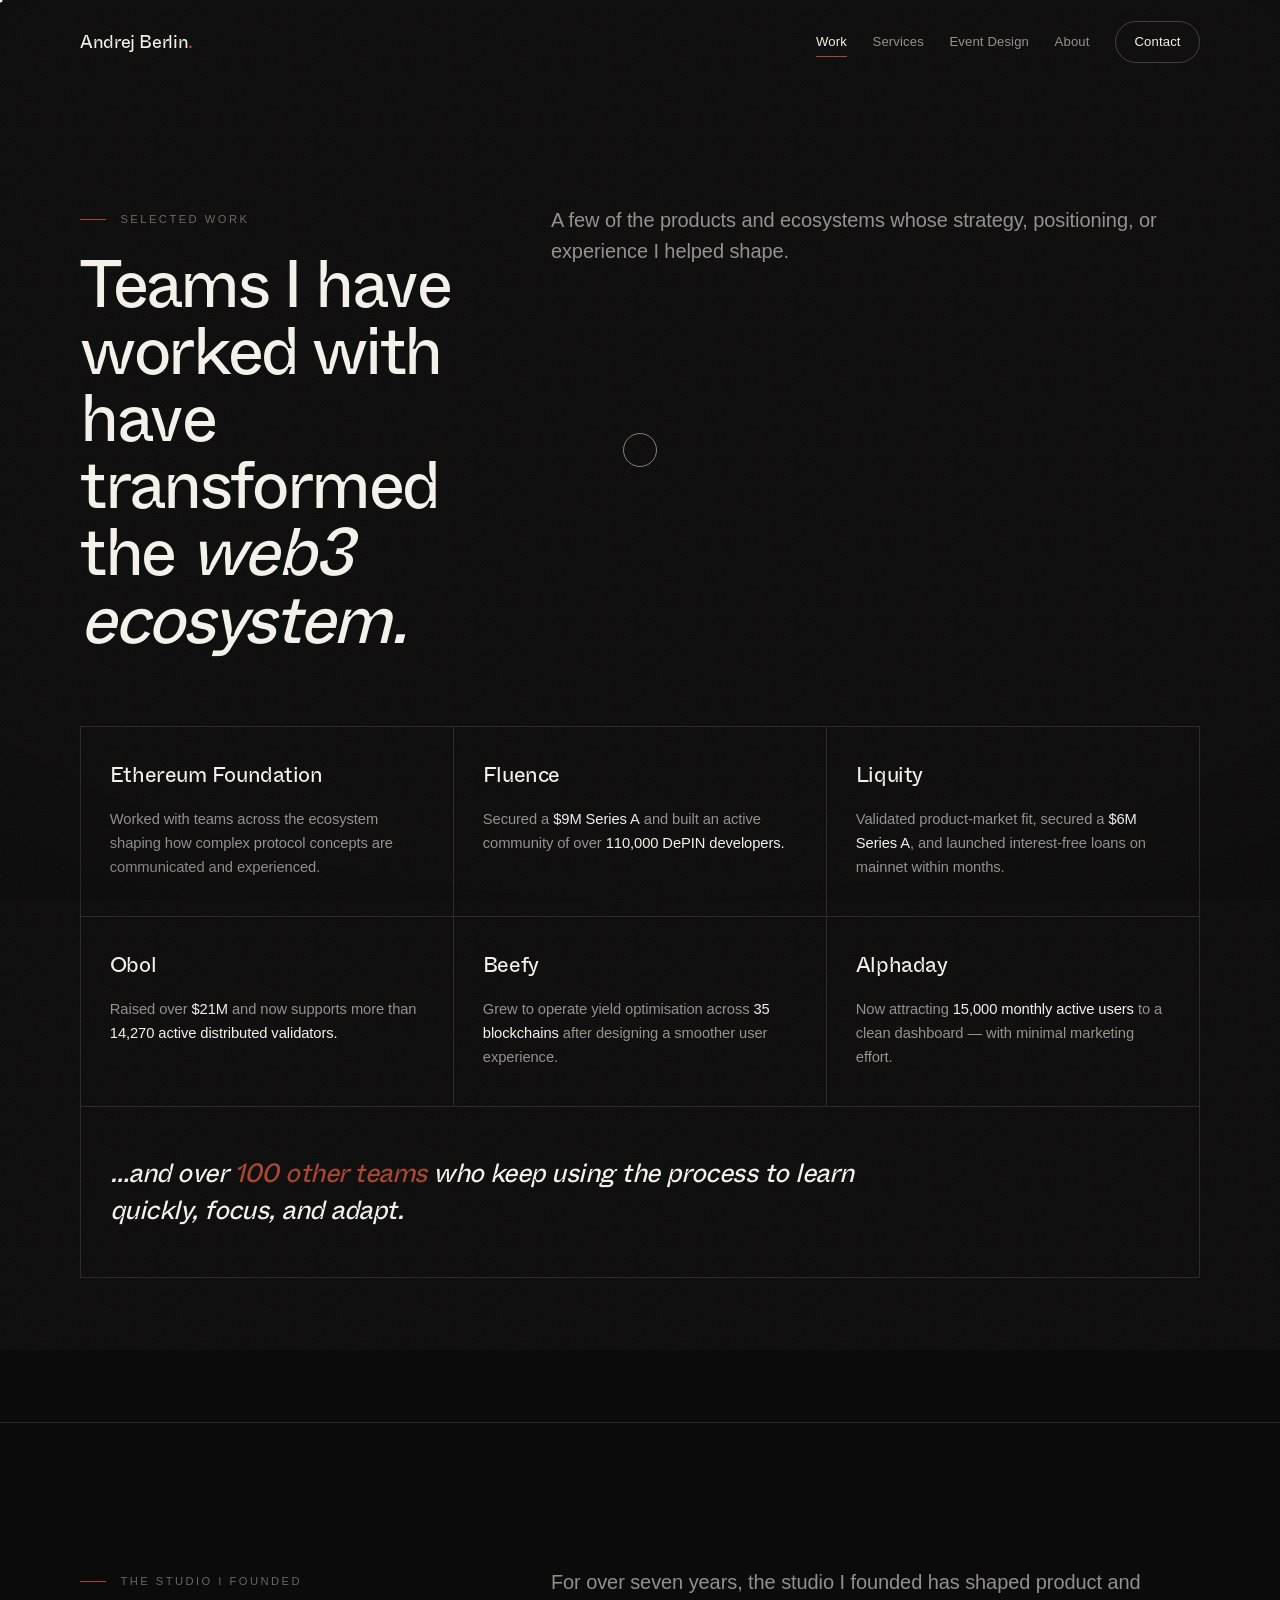
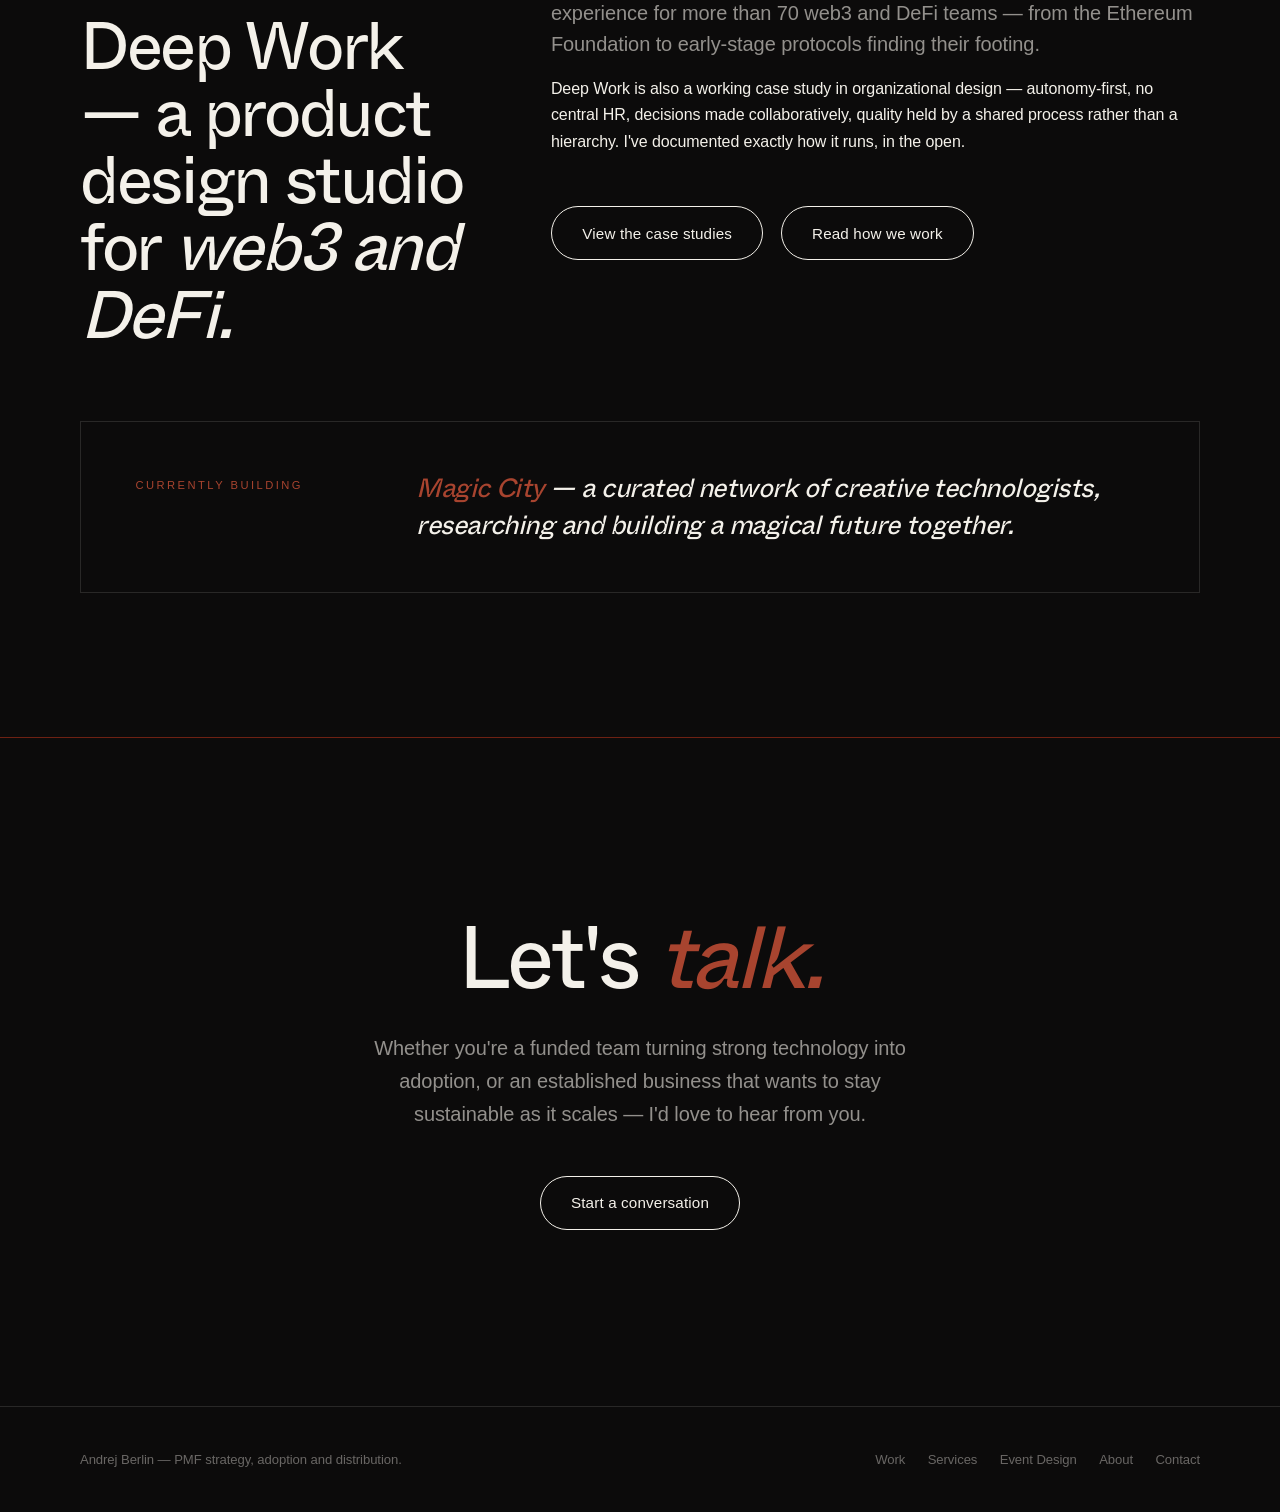
<file: work.html>
<!DOCTYPE html>
<html lang="en">
<head>
  <meta charset="UTF-8">
  <meta name="viewport" content="width=device-width, initial-scale=1.0">
  <meta name="description" content="Selected work — products and ecosystems whose strategy, positioning, or experience Andrej Berlin helped shape.">
  <title>Work — Andrej Berlin</title>
  <link rel="stylesheet" href="styles.css?v=20260617-operations">
</head>
<body>
  <div class="grain" aria-hidden="true"></div>
  <div class="vignette" aria-hidden="true"></div>
  <div class="cursor-ring" aria-hidden="true"></div>
  <div class="cursor-dot" aria-hidden="true"></div>

  <nav class="site-nav" aria-label="Primary navigation">
    <div class="wrap nav-inner">
      <a class="brand" href="index.html">Andrej Berlin<span>.</span></a>
      <div class="nav-links">
        <a href="work.html" aria-current="page">Work</a>
        <a href="services.html">Services</a>
        <a href="event-design.html">Event Design</a>
        <a href="about.html">About</a>
        <a class="nav-cta" href="index.html#contact">Contact</a>
        <button class="nav-toggle" type="button" aria-label="Open menu" aria-expanded="false" aria-controls="mobile-menu">
          <span></span>
          <span></span>
          <span></span>
        </button>
      </div>
      <div class="mobile-menu" id="mobile-menu">
        <a href="work.html" aria-current="page">Work</a>
        <a href="services.html">Services</a>
        <a href="event-design.html">Event Design</a>
        <a href="about.html">About</a>
      </div>
    </div>
  </nav>

  <main>
    <section class="section page-top">
      <div class="wrap">
        <div class="section-grid">
          <div>
            <p class="section-kicker">Selected work</p>
            <h1 class="page-title reveal">Teams I have worked with have transformed the <span class="accent">web3 ecosystem.</span></h1>
          </div>
          <p class="lead reveal">A few of the products and ecosystems whose strategy, positioning, or experience I helped shape.</p>
        </div>

        <div class="client-grid stagger">
          <article class="client reveal">
            <strong>Ethereum Foundation</strong>
            <p>Worked with teams across the ecosystem shaping how complex protocol concepts are communicated and experienced.</p>
          </article>
          <article class="client reveal">
            <strong>Fluence</strong>
            <p>Secured a <b>$9M Series A</b> and built an active community of over <b>110,000 DePIN developers.</b></p>
          </article>
          <article class="client reveal">
            <strong>Liquity</strong>
            <p>Validated product-market fit, secured a <b>$6M Series A</b>, and launched interest-free loans on mainnet within months.</p>
          </article>
          <article class="client reveal">
            <strong>Obol</strong>
            <p>Raised over <b>$21M</b> and now supports more than <b>14,270 active distributed validators.</b></p>
          </article>
          <article class="client reveal">
            <strong>Beefy</strong>
            <p>Grew to operate yield optimisation across <b>35 blockchains</b> after designing a smoother user experience.</p>
          </article>
          <article class="client reveal">
            <strong>Alphaday</strong>
            <p>Now attracting <b>15,000 monthly active users</b> to a clean dashboard — with minimal marketing effort.</p>
          </article>
          <article class="client client-feature reveal">
            <p>…and over <b>100 other teams</b> who keep using the process to learn quickly, focus, and adapt.</p>
          </article>
        </div>
      </div>
    </section>

    <section class="section hairline">
      <div class="wrap">
        <div class="section-grid">
          <div>
            <p class="section-kicker">The studio I founded</p>
            <h2 class="page-title reveal">Deep Work — a product design studio for <span class="accent">web3 and DeFi.</span></h2>
          </div>
          <div>
            <p class="lead reveal">For over seven years, the studio I founded has shaped product and experience for more than 70 web3 and DeFi teams — from the Ethereum Foundation to early-stage protocols finding their footing.</p>
            <p class="reveal">Deep Work is also a working case study in organizational design — autonomy-first, no central HR, decisions made collaboratively, quality held by a shared process rather than a hierarchy. I've documented exactly how it runs, in the open.</p>
            <a class="button button-spaced reveal" href="https://deepwork.studio/case-studies" target="_blank" rel="noopener">View the case studies</a>
            <a class="button button-spaced reveal" href="https://docs.deepwork.studio" target="_blank" rel="noopener">Read how we work</a>
          </div>
        </div>

        <div class="client-grid stagger">
          <article class="client client-feature client-building reveal">
            <span class="client-tag">Currently building</span>
            <p><b>Magic City</b> — a curated network of creative technologists, researching and building a magical future together.</p>
          </article>
        </div>
      </div>
    </section>

    <section class="section final hairline-blood">
      <div class="wrap">
        <h2 class="reveal">Let's <span class="accent-blood">talk.</span></h2>
        <p class="reveal">Whether you're a funded team turning strong technology into adoption, or an established business that wants to stay sustainable as it scales — I'd love to hear from you.</p>
        <a class="button reveal" href="https://t.me/andrejberlin" target="_blank" rel="noopener">Start a conversation</a>
      </div>
    </section>
  </main>

  <footer class="site-footer">
    <div class="wrap footer-inner">
      <span>Andrej Berlin — PMF strategy, adoption and distribution.</span>
      <nav class="footer-links" aria-label="Footer">
        <a href="work.html">Work</a>
        <a href="services.html">Services</a>
        <a href="event-design.html">Event Design</a>
        <a href="about.html">About</a>
        <a href="index.html#contact">Contact</a>
      </nav>
    </div>
  </footer>

  <script src="script.js?v=20260611-layout"></script>
</body>
</html>
</file>
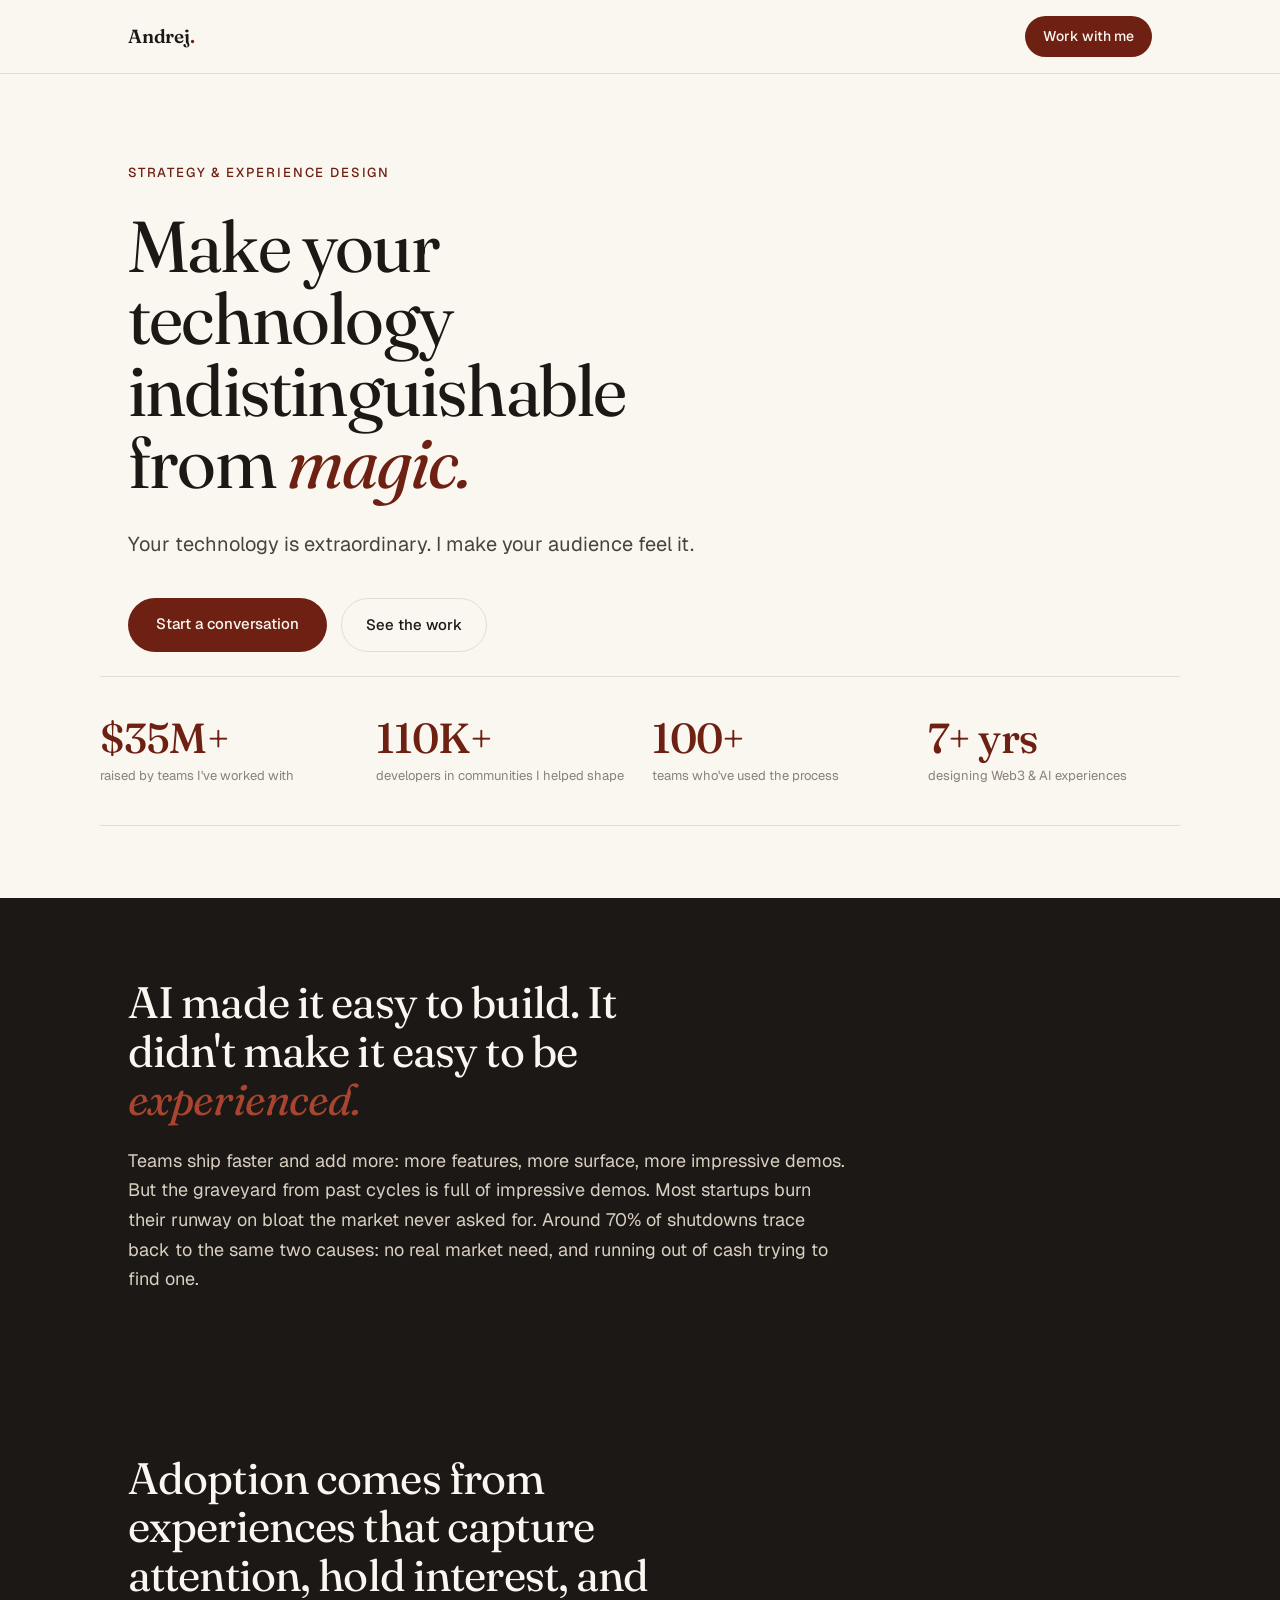
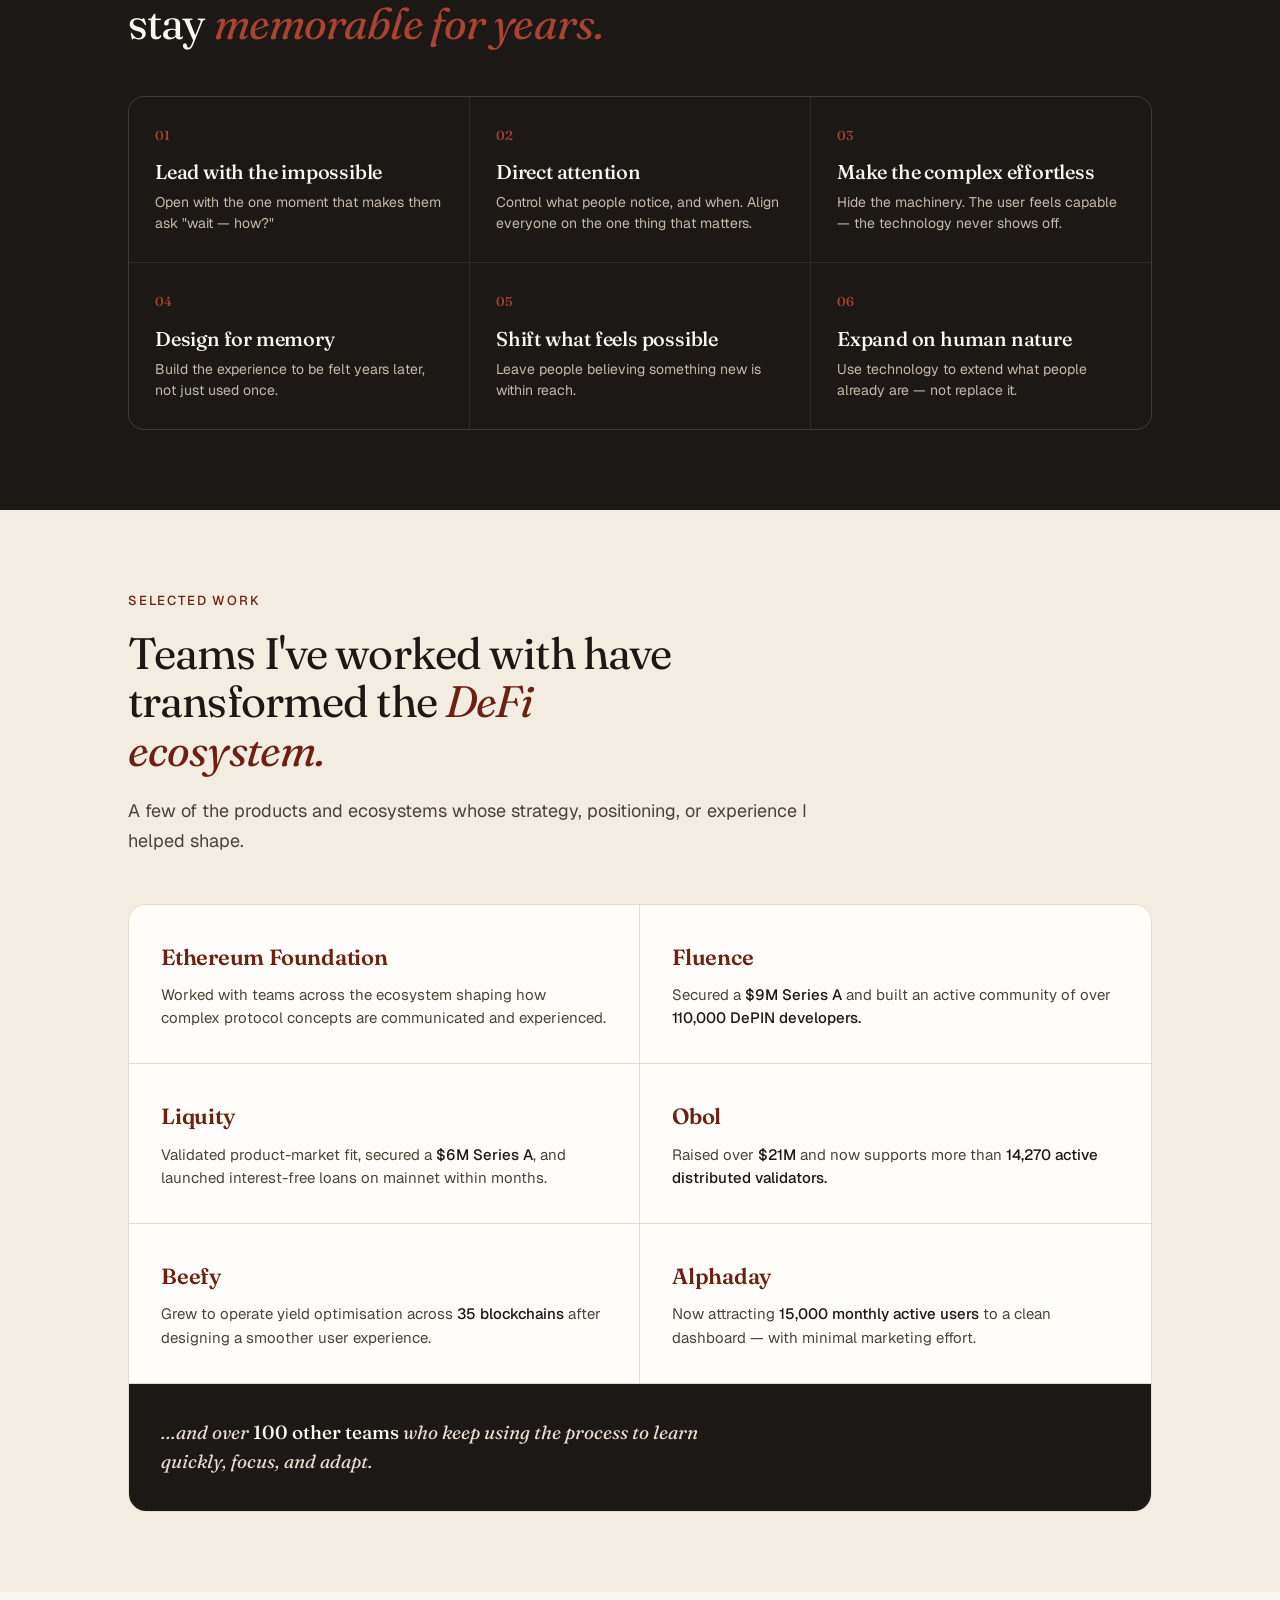
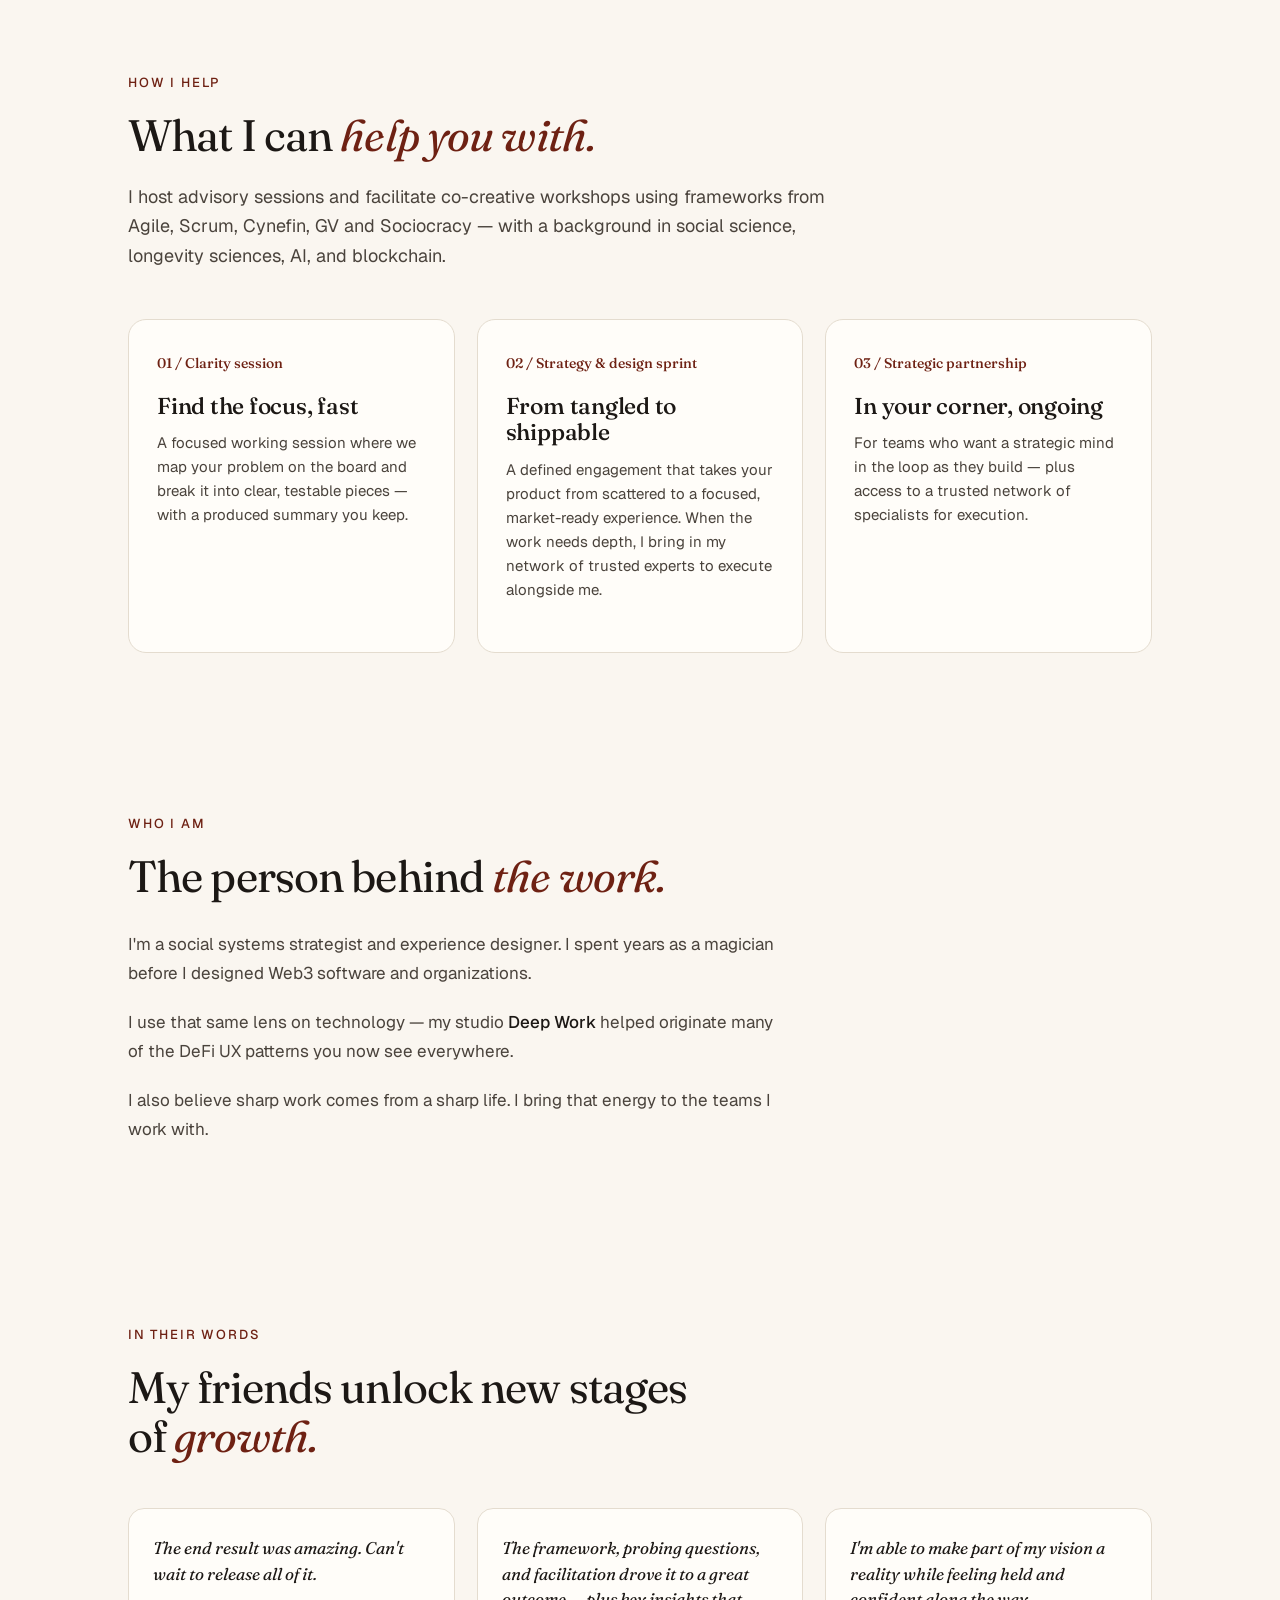
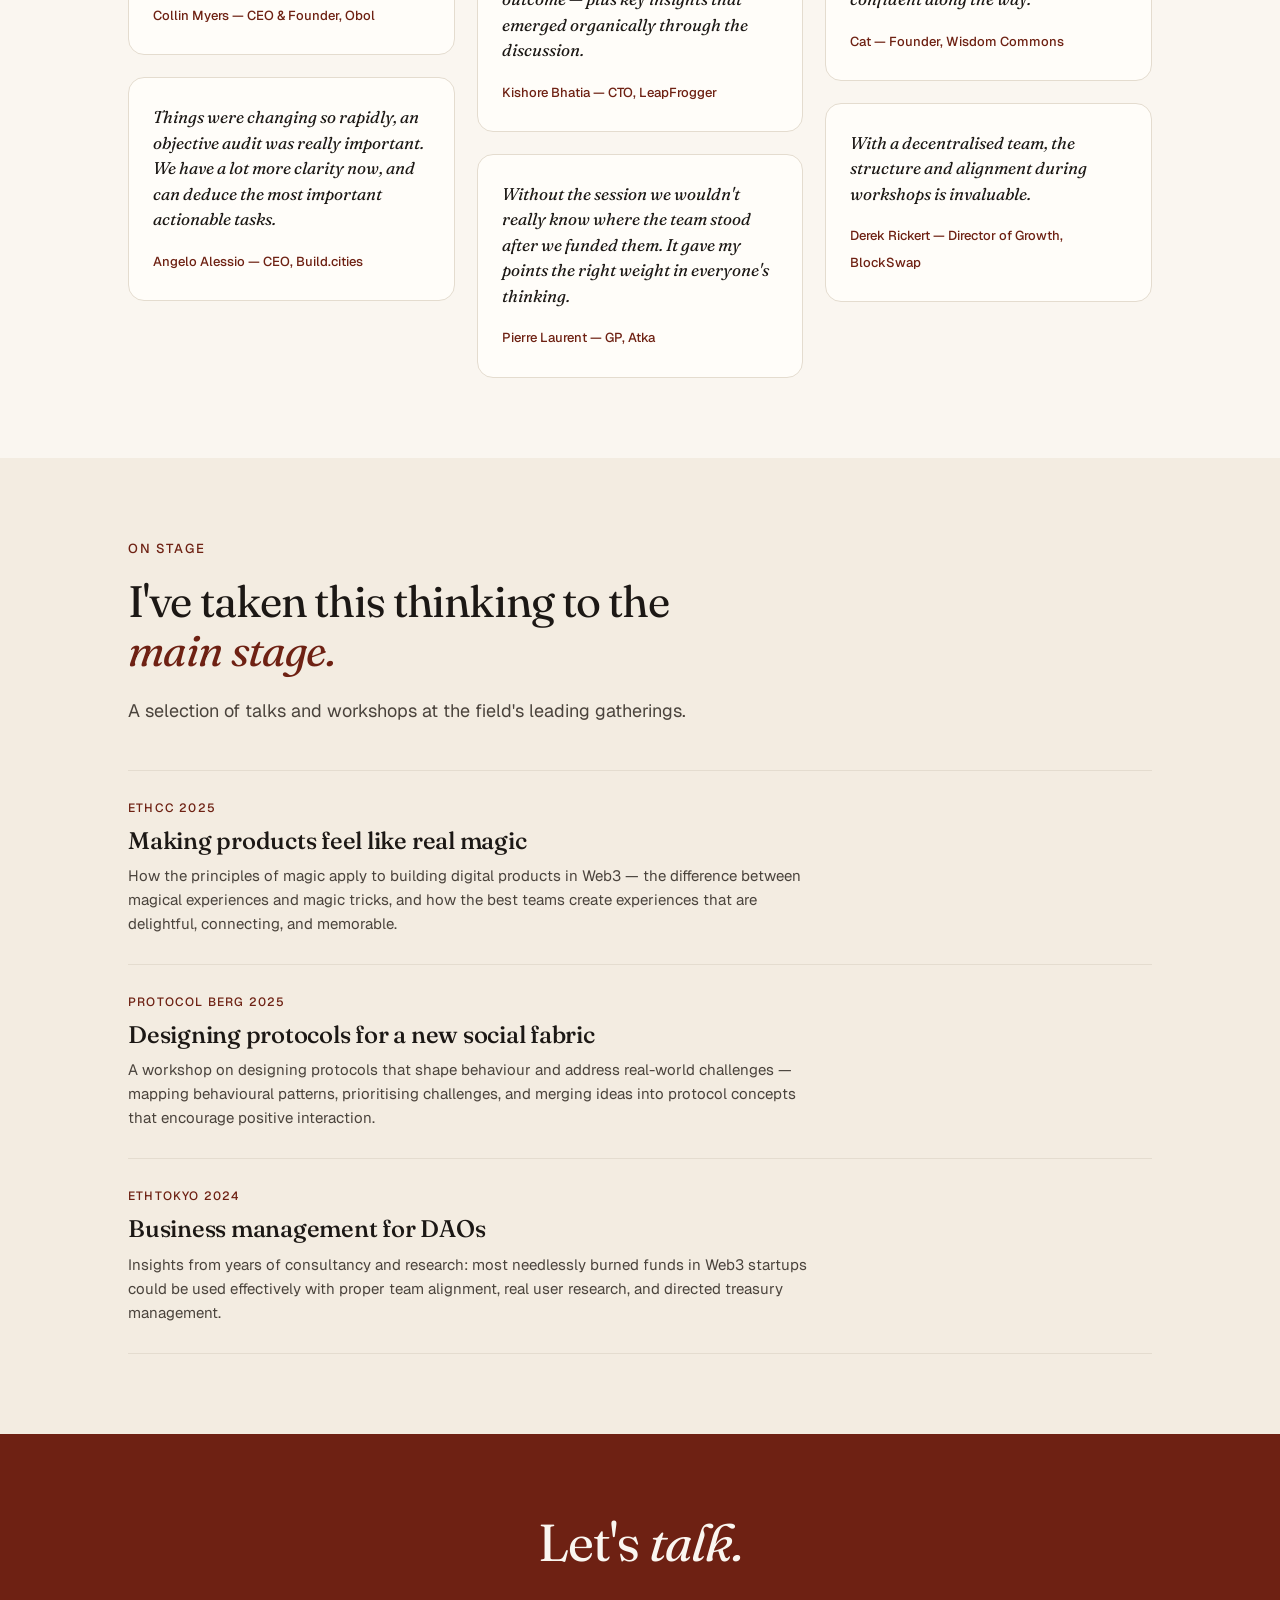
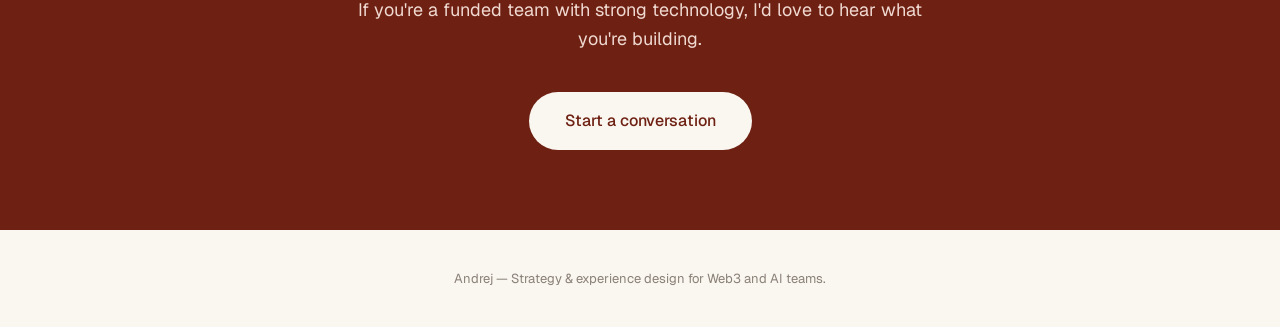
<file: assets/andrej-consultancy.html>
<!DOCTYPE html>
<html lang="en">
<head>
<meta charset="UTF-8">
<meta name="viewport" content="width=device-width, initial-scale=1.0">
<title>Andrej — Strategy & Experience Design for Web3 and AI teams</title>
<link rel="preconnect" href="https://fonts.googleapis.com">
<link rel="preconnect" href="https://fonts.gstatic.com" crossorigin>
<link href="https://fonts.googleapis.com/css2?family=Fraunces:ital,opsz,wght@0,9..144,400;0,9..144,500;0,9..144,600;1,9..144,400&family=Geist:wght@300;400;500&display=swap" rel="stylesheet">
<style>
  :root{
    --bg:#faf6f0;
    --ink:#1c1815;
    --ink-soft:#4a433c;
    --ink-faint:#8a8178;
    --oxblood:#6e2113;
    --oxblood-soft:#a8442f;
    --line:#e4dccf;
    --card:#fffdf9;
    --serif:'Fraunces',Georgia,serif;
    --sans:'Geist','Helvetica Neue',sans-serif;
  }
  *{margin:0;padding:0;box-sizing:border-box}
  html{scroll-behavior:smooth}
  body{
    background:var(--bg);color:var(--ink);
    font-family:var(--sans);font-weight:400;
    line-height:1.65;-webkit-font-smoothing:antialiased;
    overflow-x:hidden;
  }
  .wrap{max-width:1080px;margin:0 auto;padding:0 28px}
  .serif{font-family:var(--serif)}

  /* nav */
  nav{position:sticky;top:0;z-index:50;background:rgba(250,246,240,.88);backdrop-filter:blur(10px);border-bottom:1px solid var(--line)}
  .nav-in{max-width:1080px;margin:0 auto;padding:16px 28px;display:flex;justify-content:space-between;align-items:center}
  .brand{font-family:var(--serif);font-weight:600;font-size:19px;letter-spacing:-.01em}
  .brand span{color:var(--oxblood)}
  .nav-cta{font-family:var(--sans);font-size:14px;font-weight:500;color:var(--bg);background:var(--oxblood);padding:9px 18px;border-radius:100px;text-decoration:none;transition:transform .2s,background .2s}
  .nav-cta:hover{background:var(--ink);transform:translateY(-1px)}

  /* hero */
  .hero{padding:88px 0 72px;position:relative}
  .eyebrow{font-family:var(--sans);font-size:13px;font-weight:500;letter-spacing:.14em;text-transform:uppercase;color:var(--oxblood);margin-bottom:26px;opacity:0;animation:rise .8s .1s forwards}
  h1.hero-title{font-family:var(--serif);font-weight:400;font-size:clamp(40px,6.4vw,72px);line-height:1.0;letter-spacing:-.025em;max-width:14ch;margin-bottom:30px}
  h1.hero-title .em{font-style:italic;color:var(--oxblood)}
  .hero-line{display:block;opacity:0;animation:rise .9s forwards}
  .hero-line:nth-child(1){animation-delay:.22s}
  .hero-line:nth-child(2){animation-delay:.34s}
  .hero-line:nth-child(3){animation-delay:.46s}
  .hero-sub{font-family:var(--sans);font-size:clamp(17px,2.2vw,20px);color:var(--ink-soft);max-width:54ch;line-height:1.6;margin-bottom:38px;opacity:0;animation:rise .9s .6s forwards}
  .hero-actions{display:flex;gap:14px;flex-wrap:wrap;opacity:0;animation:rise .9s .74s forwards}
  .btn-primary{font-family:var(--sans);font-size:15px;font-weight:500;color:var(--bg);background:var(--oxblood);padding:14px 28px;border-radius:100px;text-decoration:none;transition:transform .2s,background .2s}
  .btn-primary:hover{background:var(--ink);transform:translateY(-2px)}
  .btn-ghost{font-family:var(--sans);font-size:15px;font-weight:500;color:var(--ink);padding:14px 24px;border-radius:100px;text-decoration:none;border:1px solid var(--line);transition:border-color .2s,transform .2s}
  .btn-ghost:hover{border-color:var(--ink);transform:translateY(-2px)}

  /* proof bar */
  .proof{border-top:1px solid var(--line);border-bottom:1px solid var(--line);padding:40px 0;margin-top:24px;opacity:0;animation:rise 1s .9s forwards}
  .proof-grid{display:grid;grid-template-columns:repeat(4,1fr);gap:24px}
  .proof-stat .n{font-family:var(--serif);font-weight:500;font-size:clamp(28px,4vw,42px);color:var(--oxblood);line-height:1;letter-spacing:-.02em}
  .proof-stat .l{font-family:var(--sans);font-size:13px;color:var(--ink-faint);margin-top:8px;line-height:1.4}

  /* section shared */
  section.block{padding:80px 0}
  .sec-eyebrow{font-family:var(--sans);font-size:13px;font-weight:500;letter-spacing:.14em;text-transform:uppercase;color:var(--oxblood);margin-bottom:18px}
  h2.sec{font-family:var(--serif);font-weight:400;font-size:clamp(28px,4.2vw,44px);line-height:1.1;letter-spacing:-.02em;max-width:20ch;margin-bottom:22px}
  h2.sec .em{font-style:italic;color:var(--oxblood)}
  .sec-lead{font-family:var(--sans);font-size:18px;color:var(--ink-soft);max-width:60ch;line-height:1.65}

  /* the problem */
  .problem{background:var(--ink);color:var(--bg)}
  .problem .sec-eyebrow{color:var(--oxblood-soft)}
  .problem h2.sec{color:var(--bg)}
  .problem h2.sec .em{color:var(--oxblood-soft)}
  .problem .sec-lead{color:#d9cfc2}
  .problem-pull{font-family:var(--serif);font-style:italic;font-size:clamp(22px,3.4vw,32px);line-height:1.4;color:var(--bg);max-width:24ch;margin-top:40px;border-left:2px solid var(--oxblood-soft);padding-left:28px}

  /* services */
  .svc-grid{display:grid;grid-template-columns:repeat(3,1fr);gap:22px;margin-top:48px}
  .svc{background:var(--card);border:1px solid var(--line);border-radius:18px;padding:32px 28px;transition:transform .3s,border-color .3s}
  .svc:hover{transform:translateY(-4px);border-color:var(--oxblood-soft)}
  .svc-num{font-family:var(--serif);font-size:14px;color:var(--oxblood);font-weight:500;margin-bottom:18px}
  .svc h3{font-family:var(--serif);font-weight:500;font-size:23px;letter-spacing:-.01em;margin-bottom:12px;line-height:1.15}
  .svc p{font-family:var(--sans);font-size:15px;color:var(--ink-soft);line-height:1.6;margin-bottom:18px}
  .svc ul{list-style:none}
  .svc li{font-family:var(--sans);font-size:14px;color:var(--ink-soft);padding-left:20px;position:relative;margin-bottom:8px;line-height:1.5}
  .svc li::before{content:"";position:absolute;left:0;top:9px;width:6px;height:6px;border-radius:50%;background:var(--oxblood-soft)}

  /* work / clients */
  .work{background:#f3ece1}
  .client-grid{display:grid;grid-template-columns:repeat(2,1fr);gap:0;margin-top:48px;border:1px solid var(--line);border-radius:18px;overflow:hidden;background:var(--card)}
  .client{padding:34px 32px;border-right:1px solid var(--line);border-bottom:1px solid var(--line)}
  .client:nth-child(2n){border-right:none}
  .client .name{font-family:var(--serif);font-weight:600;font-size:22px;color:var(--oxblood);letter-spacing:-.01em;margin-bottom:8px}
  .client .outcome{font-family:var(--sans);font-size:15px;color:var(--ink-soft);line-height:1.55}
  .client .outcome b{color:var(--ink);font-weight:500}
  .client.full{grid-column:1 / -1;border-right:none;border-bottom:none;background:var(--ink);color:var(--bg)}
  .client.full .outcome{font-family:var(--serif);font-style:italic;font-size:19px;color:#e8ddcf;max-width:48ch}
  .client.full .outcome b{color:var(--bg);font-style:normal}

  /* approach */
  .steps{display:grid;grid-template-columns:repeat(4,1fr);gap:18px;margin-top:48px}
  .step{position:relative}
  .step .sn{font-family:var(--serif);font-size:13px;font-weight:500;color:var(--oxblood);letter-spacing:.05em;margin-bottom:14px}
  .step h4{font-family:var(--serif);font-weight:500;font-size:20px;letter-spacing:-.01em;margin-bottom:8px}
  .step p{font-family:var(--sans);font-size:14px;color:var(--ink-soft);line-height:1.55}
  .step::after{content:"";position:absolute;top:6px;right:-9px;width:18px;height:1px;background:var(--line)}
  .step:last-child::after{display:none}

  /* about */
  .about-grid{display:grid;grid-template-columns:1.4fr 1fr;gap:60px;align-items:start}
  .about-grid.solo{grid-template-columns:1fr;max-width:60ch}
  .about p{font-family:var(--sans);font-size:17px;color:var(--ink-soft);line-height:1.7;margin-bottom:20px}
  .about p b{color:var(--ink);font-weight:500}
  .about-card{background:var(--card);border:1px solid var(--line);border-radius:18px;padding:30px 28px}
  .about-card .cap{font-family:var(--sans);font-size:12px;font-weight:500;letter-spacing:.12em;text-transform:uppercase;color:var(--ink-faint);margin-bottom:18px}
  .about-card ul{list-style:none}
  .about-card li{font-family:var(--sans);font-size:15px;color:var(--ink-soft);padding:11px 0;border-bottom:1px solid var(--line);line-height:1.5}
  .about-card li:last-child{border-bottom:none}
  .about-card li b{font-family:var(--serif);color:var(--oxblood);font-weight:500}

  /* approach methodology (dark) */
  .approach-dark{background:var(--ink);color:var(--bg)}
  .approach-dark .sec-eyebrow{color:var(--oxblood-soft)}
  .approach-dark h2.sec{color:var(--bg)}
  .approach-dark h2.sec .em{color:var(--oxblood-soft)}
  .approach-dark .sec-lead{color:#d9cfc2;max-width:60ch}
  .principles{display:grid;grid-template-columns:repeat(3,1fr);gap:1px;margin-top:48px;background:rgba(255,255,255,.08);border:1px solid rgba(255,255,255,.08);border-radius:16px;overflow:hidden}
  .pr{background:var(--ink);padding:28px 26px}
  .pr-n{font-family:var(--serif);font-size:13px;color:var(--oxblood-soft);font-weight:500;margin-bottom:14px}
  .pr h4{font-family:var(--serif);font-weight:500;font-size:20px;letter-spacing:-.01em;margin-bottom:9px;line-height:1.15;color:var(--bg)}
  .pr p{font-family:var(--sans);font-size:14px;color:#c3b9ac;line-height:1.5}

  /* friends / testimonials */
  .friends{background:var(--bg)}
  .quote-grid{column-count:3;column-gap:22px;margin-top:48px}
  .q{break-inside:avoid;background:var(--card);border:1px solid var(--line);border-radius:16px;padding:26px 24px;margin:0 0 22px}
  .q p{font-family:var(--serif);font-style:italic;font-size:17px;line-height:1.5;color:var(--ink);margin-bottom:16px}
  .q cite{font-family:var(--sans);font-style:normal;font-size:13px;font-weight:500;color:var(--oxblood)}

  /* talks */
  .talks{background:#f3ece1}
  .talk-list{margin-top:44px;border-top:1px solid var(--line)}
  .talk{padding:28px 0;border-bottom:1px solid var(--line)}
  .talk-venue{font-family:var(--sans);font-size:12px;font-weight:500;letter-spacing:.1em;text-transform:uppercase;color:var(--oxblood);margin-bottom:8px}
  .talk h4{font-family:var(--serif);font-weight:500;font-size:24px;letter-spacing:-.01em;margin-bottom:10px;line-height:1.15}
  .talk p{font-family:var(--sans);font-size:15px;color:var(--ink-soft);line-height:1.6;max-width:70ch}

  /* cta */
  .final{background:var(--oxblood);color:var(--bg);text-align:center}
  .final h2{font-family:var(--serif);font-weight:400;font-size:clamp(32px,5vw,52px);line-height:1.08;letter-spacing:-.02em;max-width:18ch;margin:0 auto 26px}
  .final h2 .em{font-style:italic}
  .final p{font-family:var(--sans);font-size:18px;color:#f0d9d1;max-width:48ch;margin:0 auto 38px;line-height:1.6}
  .final .btn-light{font-family:var(--sans);font-size:16px;font-weight:500;color:var(--oxblood);background:var(--bg);padding:16px 36px;border-radius:100px;text-decoration:none;display:inline-block;transition:transform .2s}
  .final .btn-light:hover{transform:translateY(-2px)}

  footer{padding:38px 0;text-align:center}
  footer p{font-family:var(--sans);font-size:13px;color:var(--ink-faint)}

  @keyframes rise{from{opacity:0;transform:translateY(18px)}to{opacity:1;transform:translateY(0)}}

  @media(max-width:860px){
    .proof-grid{grid-template-columns:repeat(2,1fr);gap:32px 24px}
    .svc-grid{grid-template-columns:1fr;gap:18px}
    .client-grid{grid-template-columns:1fr}
    .client{border-right:none}
    .steps{grid-template-columns:1fr 1fr;gap:28px 18px}
    .step::after{display:none}
    .principles{grid-template-columns:1fr 1fr}
    .about-grid{grid-template-columns:1fr;gap:36px}
    .quote-grid{column-count:2}
    section.block{padding:60px 0}
    .hero{padding:60px 0 52px}
  }
  @media(max-width:480px){
    .proof-grid{grid-template-columns:1fr 1fr}
    .steps{grid-template-columns:1fr}
    .principles{grid-template-columns:1fr}
    .quote-grid{column-count:1}
    .nav-cta{padding:8px 14px;font-size:13px}
  }
</style>
</head>
<body>

<nav>
  <div class="nav-in">
    <div class="brand">Andrej<span>.</span></div>
    <a href="#contact" class="nav-cta">Work with me</a>
  </div>
</nav>

<header class="hero">
  <div class="wrap">
    <div class="eyebrow">Strategy &amp; experience design</div>
    <h1 class="hero-title">
      <span class="hero-line">Make your</span>
      <span class="hero-line">technology</span>
      <span class="hero-line">indistinguishable</span>
      <span class="hero-line">from <span class="em">magic.</span></span>
    </h1>
    <p class="hero-sub">Your technology is extraordinary. I make your audience feel it.</p>
    <div class="hero-actions">
      <a href="#contact" class="btn-primary">Start a conversation</a>
      <a href="#work" class="btn-ghost">See the work</a>
    </div>
  </div>

  <div class="proof wrap">
    <div class="proof-grid">
      <div class="proof-stat"><div class="n">$35M+</div><div class="l">raised by teams I've worked with</div></div>
      <div class="proof-stat"><div class="n">110K+</div><div class="l">developers in communities I helped shape</div></div>
      <div class="proof-stat"><div class="n">100+</div><div class="l">teams who've used the process</div></div>
      <div class="proof-stat"><div class="n">7+ yrs</div><div class="l">designing Web3 &amp; AI experiences</div></div>
    </div>
  </div>
</header>

<section class="block problem">
  <div class="wrap">
    <h2 class="sec">AI made it easy to build. It didn't make it easy to be <span class="em">experienced.</span></h2>
    <p class="sec-lead">Teams ship faster and add more: more features, more surface, more impressive demos. But the graveyard from past cycles is full of impressive demos. Most startups burn their runway on bloat the market never asked for. Around 70% of shutdowns trace back to the same two causes: no real market need, and running out of cash trying to find one.</p>
  </div>
</section>

<section class="block approach-dark" id="approach">
  <div class="wrap">
    <h2 class="sec">Adoption comes from experiences that capture attention, hold interest, and stay <span class="em">memorable for years.</span></h2>

    <div class="principles">
      <div class="pr"><div class="pr-n">01</div><h4>Lead with the impossible</h4><p>Open with the one moment that makes them ask "wait — how?"</p></div>
      <div class="pr"><div class="pr-n">02</div><h4>Direct attention</h4><p>Control what people notice, and when. Align everyone on the one thing that matters.</p></div>
      <div class="pr"><div class="pr-n">03</div><h4>Make the complex effortless</h4><p>Hide the machinery. The user feels capable — the technology never shows off.</p></div>
      <div class="pr"><div class="pr-n">04</div><h4>Design for memory</h4><p>Build the experience to be felt years later, not just used once.</p></div>
      <div class="pr"><div class="pr-n">05</div><h4>Shift what feels possible</h4><p>Leave people believing something new is within reach.</p></div>
      <div class="pr"><div class="pr-n">06</div><h4>Expand on human nature</h4><p>Use technology to extend what people already are — not replace it.</p></div>
    </div>
  </div>
</section>

<section class="block work" id="work">
  <div class="wrap">
    <div class="sec-eyebrow">Selected work</div>
    <h2 class="sec">Teams I've worked with have transformed the <span class="em">DeFi ecosystem.</span></h2>
    <p class="sec-lead">A few of the products and ecosystems whose strategy, positioning, or experience I helped shape.</p>

    <div class="client-grid">
      <div class="client">
        <div class="name">Ethereum Foundation</div>
        <div class="outcome">Worked with teams across the ecosystem shaping how complex protocol concepts are communicated and experienced.</div>
      </div>
      <div class="client">
        <div class="name">Fluence</div>
        <div class="outcome">Secured a <b>$9M Series A</b> and built an active community of over <b>110,000 DePIN developers.</b></div>
      </div>
      <div class="client">
        <div class="name">Liquity</div>
        <div class="outcome">Validated product-market fit, secured a <b>$6M Series A</b>, and launched interest-free loans on mainnet within months.</div>
      </div>
      <div class="client">
        <div class="name">Obol</div>
        <div class="outcome">Raised over <b>$21M</b> and now supports more than <b>14,270 active distributed validators.</b></div>
      </div>
      <div class="client">
        <div class="name">Beefy</div>
        <div class="outcome">Grew to operate yield optimisation across <b>35 blockchains</b> after designing a smoother user experience.</div>
      </div>
      <div class="client">
        <div class="name">Alphaday</div>
        <div class="outcome">Now attracting <b>15,000 monthly active users</b> to a clean dashboard — with minimal marketing effort.</div>
      </div>
      <div class="client full">
        <div class="outcome">…and over <b>100 other teams</b> who keep using the process to learn quickly, focus, and adapt.</div>
      </div>
    </div>
  </div>
</section>

<section class="block" id="services">
  <div class="wrap">
    <div class="sec-eyebrow">How I help</div>
    <h2 class="sec">What I can <span class="em">help you with.</span></h2>
    <p class="sec-lead">I host advisory sessions and facilitate co-creative workshops using frameworks from Agile, Scrum, Cynefin, GV and Sociocracy — with a background in social science, longevity sciences, AI, and blockchain.</p>

    <div class="svc-grid">
      <div class="svc">
        <div class="svc-num">01 / Clarity session</div>
        <h3>Find the focus, fast</h3>
        <p>A focused working session where we map your problem on the board and break it into clear, testable pieces — with a produced summary you keep.</p>
      </div>
      <div class="svc">
        <div class="svc-num">02 / Strategy &amp; design sprint</div>
        <h3>From tangled to shippable</h3>
        <p>A defined engagement that takes your product from scattered to a focused, market-ready experience. When the work needs depth, I bring in my network of trusted experts to execute alongside me.</p>
      </div>
      <div class="svc">
        <div class="svc-num">03 / Strategic partnership</div>
        <h3>In your corner, ongoing</h3>
        <p>For teams who want a strategic mind in the loop as they build — plus access to a trusted network of specialists for execution.</p>
      </div>
    </div>
  </div>
</section>

<section class="block about" id="about">
  <div class="wrap">
    <div class="about-grid solo">
      <div class="about">
        <div class="sec-eyebrow">Who I am</div>
        <h2 class="sec" style="margin-bottom:30px;">The person behind <span class="em">the work.</span></h2>
        <p>I'm a social systems strategist and experience designer. I spent years as a magician before I designed Web3 software and organizations.</p>
        <p>I use that same lens on technology — my studio <b>Deep Work</b> helped originate many of the DeFi UX patterns you now see everywhere.</p>
        <p>I also believe sharp work comes from a sharp life. I bring that energy to the teams I work with.</p>
      </div>
    </div>
  </div>
</section>

<section class="block friends">
  <div class="wrap">
    <div class="sec-eyebrow">In their words</div>
    <h2 class="sec">My friends unlock new stages of <span class="em">growth.</span></h2>

    <div class="quote-grid">
      <blockquote class="q">
        <p>The end result was amazing. Can't wait to release all of it.</p>
        <cite>Collin Myers — CEO &amp; Founder, Obol</cite>
      </blockquote>
      <blockquote class="q">
        <p>Things were changing so rapidly, an objective audit was really important. We have a lot more clarity now, and can deduce the most important actionable tasks.</p>
        <cite>Angelo Alessio — CEO, Build.cities</cite>
      </blockquote>
      <blockquote class="q">
        <p>The framework, probing questions, and facilitation drove it to a great outcome — plus key insights that emerged organically through the discussion.</p>
        <cite>Kishore Bhatia — CTO, LeapFrogger</cite>
      </blockquote>
      <blockquote class="q">
        <p>Without the session we wouldn't really know where the team stood after we funded them. It gave my points the right weight in everyone's thinking.</p>
        <cite>Pierre Laurent — GP, Atka</cite>
      </blockquote>
      <blockquote class="q">
        <p>I'm able to make part of my vision a reality while feeling held and confident along the way.</p>
        <cite>Cat — Founder, Wisdom Commons</cite>
      </blockquote>
      <blockquote class="q">
        <p>With a decentralised team, the structure and alignment during workshops is invaluable.</p>
        <cite>Derek Rickert — Director of Growth, BlockSwap</cite>
      </blockquote>
    </div>
  </div>
</section>

<section class="block talks">
  <div class="wrap">
    <div class="sec-eyebrow">On stage</div>
    <h2 class="sec">I've taken this thinking to the <span class="em">main stage.</span></h2>
    <p class="sec-lead">A selection of talks and workshops at the field's leading gatherings.</p>

    <div class="talk-list">
      <div class="talk">
        <div class="talk-venue">EthCC 2025</div>
        <h4>Making products feel like real magic</h4>
        <p>How the principles of magic apply to building digital products in Web3 — the difference between magical experiences and magic tricks, and how the best teams create experiences that are delightful, connecting, and memorable.</p>
      </div>
      <div class="talk">
        <div class="talk-venue">Protocol Berg 2025</div>
        <h4>Designing protocols for a new social fabric</h4>
        <p>A workshop on designing protocols that shape behaviour and address real-world challenges — mapping behavioural patterns, prioritising challenges, and merging ideas into protocol concepts that encourage positive interaction.</p>
      </div>
      <div class="talk">
        <div class="talk-venue">EthTokyo 2024</div>
        <h4>Business management for DAOs</h4>
        <p>Insights from years of consultancy and research: most needlessly burned funds in Web3 startups could be used effectively with proper team alignment, real user research, and directed treasury management.</p>
      </div>
    </div>
  </div>
</section>

<section class="block final" id="contact">
  <div class="wrap">
    <h2>Let's <span class="em">talk.</span></h2>
    <p>If you're a funded team with strong technology, I'd love to hear what you're building.</p>
    <a href="mailto:hello@example.com" class="btn-light">Start a conversation</a>
  </div>
</section>

<footer>
  <div class="wrap">
    <p>Andrej — Strategy &amp; experience design for Web3 and AI teams.</p>
  </div>
</footer>

</body>
</html>
</file>
<file: styles.css>
/* ABC Whyte Inktrap — display face. License owned; files live in /fonts/.
   Only the Regular is present, so it covers the 400–500 display range;
   body text falls back to a neutral grotesque per the brief. */
@font-face {
  font-family: "ABC Whyte Inktrap";
  src: url("fonts/ABCWhyteInktrap-Regular.otf") format("opentype");
  font-weight: 400 500;
  font-style: normal;
  font-display: swap;
}

:root {
  --bg: #0c0b0b;
  --fg: #f4f1ea;
  --oxblood: #6e2113;
  --oxblood-bright: #a8442f;
  --muted: rgba(244, 241, 234, 0.58);
  --quiet: rgba(244, 241, 234, 0.40);
  --line: rgba(244, 241, 234, 0.12);
  --line-strong: rgba(244, 241, 234, 0.22);
  --display: "ABC Whyte Inktrap", "Helvetica Neue", Arial, sans-serif;
  --body: "ABC Whyte", "Helvetica Neue", Arial, sans-serif;
  --ease: cubic-bezier(0.16, 1, 0.3, 1);
}

* { box-sizing: border-box; }

html { scroll-behavior: smooth; }

body {
  margin: 0;
  background: var(--bg);
  color: var(--fg);
  font-family: var(--body);
  font-weight: 400;
  line-height: 1.65;
  letter-spacing: -0.005em;
  -webkit-font-smoothing: antialiased;
  text-rendering: optimizeLegibility;
  overflow-x: hidden;
}

::selection {
  background: var(--oxblood);
  color: var(--fg);
}

img { max-width: 100%; display: block; }
a { color: inherit; }

.wrap {
  width: min(1120px, calc(100% - 48px));
  margin: 0 auto;
}

/* ---------- Atmosphere: grain + vignette ---------- */
.grain,
.vignette {
  position: fixed;
  inset: -50%;
  width: 200%;
  height: 200%;
  pointer-events: none;
  z-index: 9000;
}
.grain {
  background-image: url("data:image/svg+xml,%3Csvg xmlns='http://www.w3.org/2000/svg' width='160' height='160'%3E%3Cfilter id='n'%3E%3CfeTurbulence type='fractalNoise' baseFrequency='0.8' numOctaves='2' stitchTiles='stitch'/%3E%3C/filter%3E%3Crect width='100%25' height='100%25' filter='url(%23n)'/%3E%3C/svg%3E");
  opacity: 0.045;
  mix-blend-mode: screen;
  animation: grain 600ms steps(1) infinite;
  will-change: transform;
}
@keyframes grain {
  0%   { transform: translate(0, 0); }
  10%  { transform: translate(-4%, -2%); }
  20%  { transform: translate(-8%, 4%); }
  30%  { transform: translate(4%, -6%); }
  40%  { transform: translate(-2%, 8%); }
  50%  { transform: translate(-8%, 2%); }
  60%  { transform: translate(6%, 0); }
  70%  { transform: translate(0, 6%); }
  80%  { transform: translate(3%, -4%); }
  90%  { transform: translate(-4%, 4%); }
  100% { transform: translate(0, 0); }
}
.vignette {
  inset: 0;
  width: 100%;
  height: 100%;
  background: radial-gradient(125% 105% at 50% 42%, transparent 55%, rgba(0, 0, 0, 0.55) 100%);
  z-index: 8999;
}

/* ---------- Custom cursor ---------- */
.cursor-dot,
.cursor-ring {
  position: fixed;
  top: 0;
  left: 0;
  pointer-events: none;
  z-index: 9500;
  border-radius: 50%;
  transform: translate(-50%, -50%);
  opacity: 0;
  transition: opacity 400ms ease;
}
.cursor-dot {
  width: 5px;
  height: 5px;
  background: var(--fg);
}
.cursor-ring {
  width: 34px;
  height: 34px;
  border: 1px solid rgba(244, 241, 234, 0.5);
  transition: width 300ms var(--ease), height 300ms var(--ease),
              border-color 300ms var(--ease), background-color 300ms var(--ease),
              opacity 400ms ease;
}
body.cursor-on .cursor-dot,
body.cursor-on .cursor-ring { opacity: 1; }
body.cursor-on { cursor: none; }
body.cursor-on a,
body.cursor-on button { cursor: none; }
.cursor-ring.is-hover {
  width: 64px;
  height: 64px;
  border-color: rgba(244, 241, 234, 0.18);
  background: rgba(168, 68, 47, 0.12);
}

/* ---------- Nav ---------- */
.site-nav {
  position: fixed;
  top: 0;
  left: 0;
  right: 0;
  z-index: 100;
  transition: background-color 400ms ease, border-color 400ms ease, backdrop-filter 400ms ease;
  border-bottom: 1px solid transparent;
}
.site-nav.condensed {
  background: rgba(12, 11, 11, 0.72);
  border-bottom-color: var(--line);
  backdrop-filter: blur(14px);
}
.nav-inner {
  position: relative;
  display: flex;
  align-items: center;
  justify-content: space-between;
  gap: 1.5rem;
  min-height: 84px;
  transition: min-height 400ms ease;
}
.site-nav.condensed .nav-inner { min-height: 62px; }

.brand {
  font-family: var(--display);
  font-size: 1.15rem;
  font-weight: 500;
  letter-spacing: -0.02em;
  text-decoration: none;
  white-space: nowrap;
}
.brand span { color: var(--oxblood-bright); }

.nav-links {
  display: flex;
  align-items: center;
  gap: 1.6rem;
  font-size: 0.82rem;
  letter-spacing: 0.01em;
  color: var(--muted);
}
.nav-links a {
  position: relative;
  text-decoration: none;
  transition: color 300ms ease;
}
.nav-links a:not(.nav-cta)::after {
  content: "";
  position: absolute;
  left: 0;
  bottom: -4px;
  width: 100%;
  height: 1px;
  background: var(--fg);
  transform: scaleX(0);
  transform-origin: left;
  transition: transform 380ms var(--ease);
}
.nav-links a:not(.nav-cta):hover { color: var(--fg); }
.nav-links a:not(.nav-cta):hover::after { transform: scaleX(1); }
.nav-links a[aria-current="page"] { color: var(--fg); }
.nav-links a[aria-current="page"]:not(.nav-cta)::after { transform: scaleX(1); background: var(--oxblood-bright); }

.nav-cta {
  padding: 0.55rem 1.15rem;
  border: 1px solid var(--line-strong);
  border-radius: 999px;
  color: var(--fg);
  transition: border-color 300ms ease, background-color 300ms ease, color 300ms ease;
}
.nav-cta:hover {
  border-color: var(--oxblood-bright);
  background: var(--oxblood);
}
.nav-toggle {
  display: none;
  align-items: center;
  justify-content: center;
  flex-direction: column;
  gap: 4px;
  width: 44px;
  height: 44px;
  padding: 0;
  border: 1px solid var(--line-strong);
  border-radius: 999px;
  background: rgba(244, 241, 234, 0.03);
  color: var(--fg);
  transition: border-color 300ms ease, background-color 300ms ease;
}
.nav-toggle:hover,
.site-nav.menu-open .nav-toggle {
  border-color: var(--oxblood-bright);
  background: rgba(110, 33, 19, 0.7);
}
.nav-toggle span {
  display: block;
  width: 16px;
  height: 1px;
  background: currentColor;
  transform-origin: center;
  transition: opacity 220ms ease, transform 260ms var(--ease);
}
.site-nav.menu-open .nav-toggle span:nth-child(1) { transform: translateY(5px) rotate(45deg); }
.site-nav.menu-open .nav-toggle span:nth-child(2) { opacity: 0; }
.site-nav.menu-open .nav-toggle span:nth-child(3) { transform: translateY(-5px) rotate(-45deg); }
.mobile-menu {
  display: none;
  position: absolute;
  top: calc(100% + 0.45rem);
  right: 0;
  width: min(14rem, calc(100vw - 48px));
  padding: 0.5rem;
  border: 1px solid var(--line-strong);
  border-radius: 8px;
  background: rgba(12, 11, 11, 0.88);
  -webkit-backdrop-filter: blur(16px);
  backdrop-filter: blur(16px);
  box-shadow: 0 18px 45px rgba(0, 0, 0, 0.38);
  opacity: 0;
  pointer-events: none;
  transform: translateY(-6px);
  transition: opacity 220ms ease, transform 260ms var(--ease);
}
.mobile-menu a {
  display: block;
  padding: 0.78rem 0.85rem;
  border-radius: 6px;
  color: var(--muted);
  font-size: 0.86rem;
  line-height: 1.2;
  text-decoration: none;
  transition: background-color 240ms ease, color 240ms ease;
}
.mobile-menu a:hover,
.mobile-menu a[aria-current="page"] {
  background: rgba(244, 241, 234, 0.06);
  color: var(--fg);
}
.site-nav.menu-open .mobile-menu {
  opacity: 1;
  pointer-events: auto;
  transform: none;
}

/* ---------- Buttons ---------- */
.button {
  display: inline-flex;
  align-items: center;
  justify-content: center;
  min-height: 54px;
  padding: 0 1.9rem;
  border: 1px solid var(--fg);
  border-radius: 999px;
  font-family: var(--body);
  font-size: 0.95rem;
  letter-spacing: 0.01em;
  text-decoration: none;
  background: transparent;
  color: var(--fg);
  transition: background-color 320ms var(--ease), color 320ms var(--ease), border-color 320ms var(--ease);
}
.button:hover {
  background: var(--fg);
  color: var(--bg);
}

/* ---------- Eyebrow / kicker labels ---------- */
.eyebrow,
.section-kicker {
  display: inline-block;
  margin: 0 0 1.4rem;
  font-size: 0.7rem;
  font-weight: 500;
  letter-spacing: 0.22em;
  text-transform: uppercase;
  color: var(--quiet);
}
.section-kicker::before {
  content: "";
  display: inline-block;
  width: 26px;
  height: 1px;
  margin-right: 0.9rem;
  vertical-align: middle;
  background: var(--oxblood-bright);
}

/* ---------- Display type ---------- */
h1, h2, h3 {
  font-family: var(--display);
  font-weight: 500;
  letter-spacing: -0.03em;
}
.accent { font-style: italic; }
.accent-blood { color: var(--oxblood-bright); font-style: italic; }

/* ---------- Hero ---------- */
.hero {
  position: relative;
  min-height: 100svh;
  display: flex;
  align-items: center;
  overflow: hidden;
  isolation: isolate;
}
.hero-bg {
  position: absolute;
  inset: 0;
  z-index: -2;
  background: url("assets/hero-experience-lab.png") center / cover no-repeat;
  filter: grayscale(1) contrast(1.05) brightness(0.5);
  opacity: 0.18;
  transform: scale(1.06);
}
.hero::after {
  content: "";
  position: absolute;
  inset: 0;
  z-index: -1;
  background:
    linear-gradient(180deg, rgba(12, 11, 11, 0.65) 0%, rgba(12, 11, 11, 0.2) 45%, var(--bg) 100%),
    linear-gradient(90deg, var(--bg) 0%, rgba(12, 11, 11, 0.35) 60%, rgba(12, 11, 11, 0.05) 100%);
}
.hero-content {
  width: min(900px, 100%);
  padding: 9rem 0 7rem;
}
.hero h1 {
  margin: 0;
  font-size: clamp(2.9rem, 8.5vw, 6.6rem);
  line-height: 0.97;
  letter-spacing: -0.04em;
}
.hero h1 .line {
  display: block;
  overflow: hidden;
}
.hero h1 .line > span {
  display: block;
  transform: translateY(105%);
  transition: transform 900ms var(--ease);
}
.hero p {
  max-width: none;
  text-wrap: balance;
  margin: 2rem 0 0;
  font-size: clamp(1.05rem, 2.2vw, 1.3rem);
  color: var(--muted);
  opacity: 0;
  transform: translateY(14px);
  transition: opacity 900ms ease 700ms, transform 900ms var(--ease) 700ms;
}
/* keep the subline on a single line once there's room for it */
@media (min-width: 760px) {
  .hero p { white-space: nowrap; }
}
@media (min-width: 900px) {
  .hero-content { transform: translateY(-7rem); }
}
/* choreographed load */
body.loaded .hero h1 .line:nth-child(1) > span { transform: translateY(0); transition-delay: 200ms; }
body.loaded .hero h1 .line:nth-child(2) > span { transform: translateY(0); transition-delay: 340ms; }
body.loaded .hero h1 .line:nth-child(3) > span { transform: translateY(0); transition-delay: 480ms; }
body.loaded .hero p { opacity: 1; transform: translateY(0); }
.hero .accent-blood {
  opacity: 0;
  transition: opacity 1000ms ease 1100ms;
}
body.loaded .hero .accent-blood { opacity: 1; }

.scroll-cue {
  position: absolute;
  left: 50%;
  bottom: 2.2rem;
  transform: translateX(-50%);
  font-size: 0.66rem;
  letter-spacing: 0.22em;
  text-transform: uppercase;
  color: var(--quiet);
  opacity: 0;
  transition: opacity 800ms ease 1600ms;
}
body.loaded .scroll-cue { opacity: 1; }
.scroll-cue::after {
  content: "";
  display: block;
  width: 1px;
  height: 34px;
  margin: 0.7rem auto 0;
  background: linear-gradient(var(--quiet), transparent);
  animation: cue 2.4s var(--ease) infinite;
}
@keyframes cue {
  0% { transform: scaleY(0); transform-origin: top; }
  40% { transform: scaleY(1); transform-origin: top; }
  60% { transform: scaleY(1); transform-origin: bottom; }
  100% { transform: scaleY(0); transform-origin: bottom; }
}

.brand-marquee {
  position: relative;
  margin-top: clamp(2.6rem, 5vw, 3.6rem);
  left: calc((100vw - min(1120px, calc(100vw - 48px))) / -2);
  width: 100vw;
  z-index: 3;
  overflow: hidden;
  border-top: 1px solid var(--line);
  border-bottom: 1px solid var(--line);
  background:
    linear-gradient(90deg, rgba(12, 11, 11, 0.86), rgba(12, 11, 11, 0.44) 48%, rgba(12, 11, 11, 0.86)),
    rgba(244, 241, 234, 0.035);
  -webkit-backdrop-filter: blur(14px);
  backdrop-filter: blur(14px);
  opacity: 0;
  transform: translateY(14px);
  transition: opacity 900ms ease 1200ms, transform 900ms var(--ease) 1200ms;
  -webkit-mask-image: linear-gradient(90deg, transparent, #000 7%, #000 93%, transparent);
  mask-image: linear-gradient(90deg, transparent, #000 7%, #000 93%, transparent);
}
body.loaded .brand-marquee {
  opacity: 1;
  transform: none;
}
.brand-track {
  display: flex;
  width: max-content;
  animation: brand-scroll 46s linear infinite;
  will-change: transform;
}
.brand-marquee:hover .brand-track { animation-play-state: paused; }
.brand-set {
  display: flex;
  align-items: center;
  flex: 0 0 auto;
  gap: clamp(1.65rem, 3.2vw, 3.15rem);
  padding: 0.82rem clamp(1.65rem, 3.2vw, 3.15rem) 0.82rem 0;
}
.brand-item {
  display: inline-flex;
  align-items: center;
  flex: 0 0 auto;
  min-width: max-content;
  gap: 0.72rem;
  color: rgba(244, 241, 234, 0.74);
  font-size: 0.7rem;
  font-weight: 500;
  letter-spacing: 0.16em;
  line-height: 1;
  text-transform: uppercase;
  white-space: nowrap;
}
.brand-item img {
  width: 2.45rem;
  height: 2.45rem;
  padding: 0.36rem;
  border: 1px solid rgba(244, 241, 234, 0.14);
  border-radius: 50%;
  background: rgba(244, 241, 234, 0.055);
  object-fit: contain;
  filter: grayscale(1) saturate(0) brightness(1.28) contrast(0.96);
  opacity: 0.82;
}
@keyframes brand-scroll {
  to { transform: translateX(-50%); }
}

/* ---------- Sections ---------- */
.section { padding: clamp(5rem, 12vw, 9rem) 0; }
.hairline { border-top: 1px solid var(--line); }
.hairline-blood { border-top: 1px solid var(--oxblood); }

.section-grid {
  display: grid;
  grid-template-columns: minmax(0, 0.85fr) minmax(0, 1.4fr);
  gap: clamp(2rem, 6vw, 5rem);
  align-items: start;
}

h2 {
  margin: 0;
  font-size: clamp(2.1rem, 5vw, 3.6rem);
  line-height: 1.02;
  letter-spacing: -0.035em;
}

.lead {
  max-width: 44rem;
  margin: 0;
  font-size: clamp(1.05rem, 2vw, 1.25rem);
  line-height: 1.55;
  color: var(--muted);
}
.pull {
  max-width: 36rem;
  margin: 2.4rem 0 0;
  padding-left: 1.6rem;
  border-left: 1px solid var(--oxblood);
  font-family: var(--display);
  font-size: clamp(1.4rem, 3vw, 1.9rem);
  font-style: italic;
  line-height: 1.32;
  letter-spacing: -0.02em;
  color: var(--fg);
}

/* ---------- Subpage masthead ---------- */
.section.page-top { padding-top: clamp(8.5rem, 16vw, 13rem); }
.page-title {
  margin: 0;
  font-size: clamp(2.4rem, 6vw, 4.2rem);
  line-height: 1;
  letter-spacing: -0.035em;
}

/* ---------- Metrics / proof bar ---------- */
.metrics { padding: clamp(3.5rem, 7vw, 5rem) 0; }
.metric-grid {
  display: grid;
  grid-template-columns: repeat(4, 1fr);
  gap: 0;
}
.metric {
  padding: 0.4rem clamp(1rem, 3vw, 2rem) 0.4rem 0;
}
.metric + .metric { border-left: 1px solid var(--line); padding-left: clamp(1rem, 3vw, 2rem); }
.metric strong {
  display: block;
  font-family: var(--display);
  font-size: clamp(2.2rem, 5vw, 3.4rem);
  font-weight: 500;
  letter-spacing: -0.04em;
  line-height: 1;
}
.metric span {
  display: block;
  margin-top: 0.85rem;
  max-width: 16rem;
  font-size: 0.86rem;
  line-height: 1.45;
  color: var(--muted);
}

/* ---------- Principles ---------- */
.principles {
  display: grid;
  grid-template-columns: repeat(3, 1fr);
  margin-top: clamp(3rem, 6vw, 4.5rem);
  border-top: 1px solid var(--line);
  border-left: 1px solid var(--line);
}
.principle {
  padding: 2rem 1.8rem 2.4rem;
  border-right: 1px solid var(--line);
  border-bottom: 1px solid var(--line);
  min-height: 200px;
}
.item-number {
  font-family: var(--display);
  font-size: 0.8rem;
  letter-spacing: 0.05em;
  color: var(--oxblood-bright);
}
.principle h3,
.service h3,
.talk h3 {
  margin: 1rem 0 0;
  font-size: 1.3rem;
  font-weight: 500;
  letter-spacing: -0.02em;
  line-height: 1.15;
}
.principle p,
.service p {
  margin: 0.8rem 0 0;
  font-size: 0.94rem;
  color: var(--muted);
}

/* ---------- Clients ---------- */
.client-grid {
  display: grid;
  grid-template-columns: repeat(3, 1fr);
  margin-top: clamp(3rem, 6vw, 4.5rem);
  border-top: 1px solid var(--line);
  border-left: 1px solid var(--line);
}
.client {
  padding: 1.9rem 1.8rem 2.2rem;
  border-right: 1px solid var(--line);
  border-bottom: 1px solid var(--line);
  min-height: 190px;
}
.client strong {
  display: block;
  font-family: var(--display);
  font-size: 1.35rem;
  font-weight: 500;
  letter-spacing: -0.02em;
}
.client p {
  margin: 0.85rem 0 0;
  font-size: 0.92rem;
  color: var(--muted);
}
.client b { color: var(--fg); font-weight: 500; }
.client-feature {
  grid-column: 1 / -1;
  min-height: auto;
  display: flex;
  align-items: center;
  padding: clamp(2rem, 5vw, 3rem) 1.8rem;
}
.client-feature p {
  margin: 0;
  max-width: 52rem;
  font-family: var(--display);
  font-size: clamp(1.2rem, 2.6vw, 1.65rem);
  font-style: italic;
  line-height: 1.4;
  letter-spacing: -0.02em;
  color: var(--fg);
}
.client-feature b { color: var(--oxblood-bright); font-weight: 400; }
.client-building {
  display: grid;
  grid-template-columns: minmax(9.5rem, 0.28fr) minmax(0, 1fr);
  gap: clamp(2rem, 6vw, 5rem);
  align-items: start;
  padding-inline: clamp(2rem, 5vw, 3.4rem);
}
.client-building .client-tag {
  margin: 0;
  padding-top: 0.42rem;
}
.client-building p {
  max-width: 54rem;
}
.client-link {
  text-decoration: none;
  color: inherit;
  transition: background-color 320ms var(--ease);
}
.client-link:hover { background: rgba(244, 241, 234, 0.03); }
.client-tag {
  display: inline-block;
  margin-bottom: 1.1rem;
  font-size: 0.7rem;
  font-weight: 500;
  letter-spacing: 0.22em;
  text-transform: uppercase;
  color: var(--oxblood-bright);
}
.client-arrow {
  color: var(--oxblood-bright);
  white-space: nowrap;
}
.client-link:hover .client-arrow { color: var(--fg); }

.button-spaced { margin-top: 2.2rem; }
.button + .button { margin-left: 0.8rem; }

/* ---------- Services ---------- */
.service-grid {
  display: grid;
  grid-template-columns: repeat(3, 1fr);
  margin-top: clamp(3rem, 6vw, 4.5rem);
  border-top: 1px solid var(--line);
  border-left: 1px solid var(--line);
}
.service {
  padding: 2rem 1.8rem 2.4rem;
  border-right: 1px solid var(--line);
  border-bottom: 1px solid var(--line);
}

/* ---------- Event Design ---------- */
.event-copy {
  max-width: 48rem;
}
.event-copy p:not(.lead):not(.pull) {
  margin: 1.25rem 0 0;
  font-size: 1rem;
  line-height: 1.6;
  color: var(--muted);
}
.event-card-grid {
  display: grid;
  grid-template-columns: repeat(3, 1fr);
  margin-top: clamp(3rem, 6vw, 4.5rem);
  border-top: 1px solid var(--line);
  border-left: 1px solid var(--line);
}
.event-card {
  min-height: 220px;
  padding: 2rem 1.8rem 2.4rem;
  border-right: 1px solid var(--line);
  border-bottom: 1px solid var(--line);
}
.event-card h3 {
  margin: 1rem 0 0;
  font-size: 1.3rem;
  font-weight: 500;
  letter-spacing: -0.02em;
  line-height: 1.15;
}
.event-card em {
  display: block;
  margin-top: 0.55rem;
  font-size: 0.78rem;
  font-style: normal;
  letter-spacing: 0.04em;
  color: var(--quiet);
}
.event-card p {
  margin: 0.85rem 0 0;
  font-size: 0.94rem;
  color: var(--muted);
}
/* ---------- About ---------- */
.about-copy { max-width: 46rem; }
.about-copy p {
  margin: 0 0 1.3rem;
  font-size: clamp(1.05rem, 2vw, 1.3rem);
  line-height: 1.55;
  color: var(--muted);
}
.about-copy b { color: var(--fg); font-weight: 500; }

/* ---------- Testimonials ---------- */
.quote-grid {
  display: grid;
  grid-template-columns: repeat(3, 1fr);
  gap: 1px;
  margin-top: clamp(3rem, 6vw, 4.5rem);
  background: var(--line);
  border: 1px solid var(--line);
}
.quote {
  margin: 0;
  padding: 2rem 1.8rem;
  background: var(--bg);
}
.quote p {
  margin: 0;
  font-family: var(--display);
  font-size: 1.12rem;
  font-style: italic;
  line-height: 1.45;
  letter-spacing: -0.015em;
  color: var(--fg);
}
.quote cite {
  display: block;
  margin-top: 1.4rem;
  font-family: var(--body);
  font-size: 0.8rem;
  font-style: normal;
  letter-spacing: 0.02em;
  color: var(--quiet);
}

/* ---------- Talks ---------- */
.talk-list {
  margin-top: clamp(3rem, 6vw, 4.5rem);
  border-top: 1px solid var(--line);
}
.talk {
  display: grid;
  grid-template-columns: 11rem minmax(11rem, 17rem) minmax(0, 1fr);
  gap: 2rem;
  align-items: start;
  padding: 2rem 0;
  border-bottom: 1px solid var(--line);
  transition: border-color 420ms ease;
}
.talk time {
  font-size: 0.72rem;
  font-weight: 500;
  letter-spacing: 0.16em;
  text-transform: uppercase;
  color: var(--quiet);
  transition: color 420ms ease;
}
.talk-media {
  display: block;
  aspect-ratio: 16 / 10;
  overflow: hidden;
  border: 1px solid var(--line);
  border-radius: 8px;
  background: rgba(244, 241, 234, 0.04);
}
.talk-media img {
  width: 100%;
  height: 100%;
  object-fit: cover;
  transition: transform 520ms var(--ease), filter 520ms ease;
}
.talk h3 {
  margin: 0;
  font-size: clamp(1.3rem, 2.6vw, 1.7rem);
}
.talk h3 a {
  text-decoration: none;
  transition: color 300ms ease;
}
.talk h3 a::after {
  content: "↗";
  display: inline-block;
  margin-left: 0.45rem;
  color: var(--oxblood-bright);
  font-family: var(--body);
  font-size: 0.8em;
  transform: translateY(-0.08em);
}
.talk p {
  max-width: 48rem;
  margin: 0.9rem 0 0;
  font-size: 0.95rem;
  color: var(--muted);
}
.talk:hover { border-color: var(--line-strong); }
.talk:hover time { color: var(--oxblood-bright); }
.talk:hover .talk-media img { transform: scale(1.04); filter: saturate(1.08); }
.talk:hover h3 a { color: var(--oxblood-bright); }

/* ---------- Final CTA ---------- */
.final {
  text-align: center;
  padding: clamp(6rem, 14vw, 11rem) 0;
}
.final h2 {
  max-width: 16ch;
  margin: 0 auto;
  font-size: clamp(2.6rem, 8vw, 5.5rem);
}
.final p {
  max-width: 34rem;
  margin: 1.8rem auto 0;
  font-size: clamp(1.05rem, 2vw, 1.25rem);
  color: var(--muted);
}
.final .button { margin-top: 2.8rem; }

/* ---------- Footer ---------- */
.site-footer {
  padding: 2.6rem 0;
  border-top: 1px solid var(--line);
  font-size: 0.82rem;
  color: var(--quiet);
}
.footer-inner {
  display: flex;
  justify-content: space-between;
  align-items: center;
  gap: 1.5rem;
  flex-wrap: wrap;
}
.footer-links {
  display: flex;
  gap: 1.4rem;
}
.footer-links a { text-decoration: none; transition: color 300ms ease; }
.footer-links a:hover { color: var(--fg); }

/* ---------- Reveal animation ---------- */
.reveal {
  opacity: 0;
  transform: translateY(26px);
  transition: opacity 800ms ease, transform 900ms var(--ease);
}
.reveal.in {
  opacity: 1;
  transform: none;
}

/* ---------- Word-swap misdirection ---------- */
.swap {
  display: inline-block;
  transition: opacity 600ms ease;
}

/* ---------- Responsive ---------- */
@media (max-width: 940px) {
  .nav-links {
    gap: 0.75rem;
  }
  .nav-links > a:not(.nav-cta) { display: none; }
  .nav-toggle,
  .mobile-menu { display: flex; }
  .mobile-menu { flex-direction: column; }
  .section-grid { grid-template-columns: 1fr; }
  .principles,
  .client-grid,
  .service-grid,
  .event-card-grid,
  .quote-grid { grid-template-columns: repeat(2, 1fr); }
  .metric-grid { grid-template-columns: repeat(2, 1fr); gap: 0 0; }
  .metric { padding: 1.5rem 0; border-left: none; }
  .metric + .metric { border-left: none; padding-left: 0; }
  .metric:nth-child(2n) { padding-left: clamp(1rem, 4vw, 2rem); border-left: 1px solid var(--line); }
  .talk { grid-template-columns: 9rem minmax(10rem, 14rem) minmax(0, 1fr); gap: 1.3rem; }
}

@media (max-width: 600px) {
  .brand-marquee {
    -webkit-mask-image: linear-gradient(90deg, transparent, #000 12%, #000 88%, transparent);
    mask-image: linear-gradient(90deg, transparent, #000 12%, #000 88%, transparent);
  }
  .brand-set {
    gap: 1.15rem;
    padding: 0.72rem 1.15rem 0.72rem 0;
  }
  .brand-item {
    gap: 0.55rem;
    font-size: 0.62rem;
    letter-spacing: 0.11em;
  }
  .brand-item img {
    width: 2rem;
    height: 2rem;
    padding: 0.28rem;
  }
  .principles,
  .client-grid,
  .service-grid,
  .event-card-grid,
  .quote-grid { grid-template-columns: 1fr; }
  .client-building {
    grid-template-columns: 1fr;
    gap: 1.15rem;
  }
  .client-building .client-tag {
    padding-top: 0;
  }
  .metric-grid { grid-template-columns: 1fr; }
  .metric:nth-child(2n) { padding-left: 0; border-left: none; }
  .metric { border-top: 1px solid var(--line); }
  .talk { grid-template-columns: 1fr; gap: 1rem; }
  .talk-media { aspect-ratio: 16 / 9; }
  .talk p { margin-top: 0.7rem; }
}

@media (max-width: 380px) {
  .site-nav .wrap { width: min(1120px, calc(100% - 32px)); }
  .nav-inner { gap: 0.75rem; }
  .brand { font-size: 1.03rem; }
  .nav-cta { padding: 0.5rem 0.9rem; }
  .nav-toggle {
    width: 40px;
    height: 40px;
  }
  .mobile-menu { width: min(14rem, calc(100vw - 32px)); }
}

@media (hover: none) {
  .cursor-dot, .cursor-ring { display: none; }
  .talk-media img { transition: none; }
}

@media (prefers-reduced-motion: reduce) {
  html { scroll-behavior: auto; }
  .grain { animation: none; }
  .scroll-cue::after { animation: none; }
  .brand-track { animation: none; }
  .brand-track {
    width: 100%;
    justify-content: center;
  }
  .brand-marquee {
    -webkit-mask-image: none;
    mask-image: none;
    transform: none;
    opacity: 1;
  }
  .brand-set {
    flex-wrap: wrap;
    justify-content: center;
    width: min(1120px, calc(100vw - 48px));
    margin: 0 auto;
    padding-left: 0;
  }
  .brand-set[aria-hidden="true"] { display: none; }
  .reveal { opacity: 1; transform: none; transition: none; }
  .hero h1 .line > span,
  .hero p,
  .hero .accent-blood { transform: none; opacity: 1; transition: none; }
  .cursor-dot, .cursor-ring { display: none; }
  .swap { transition: none; }
}
</file>
